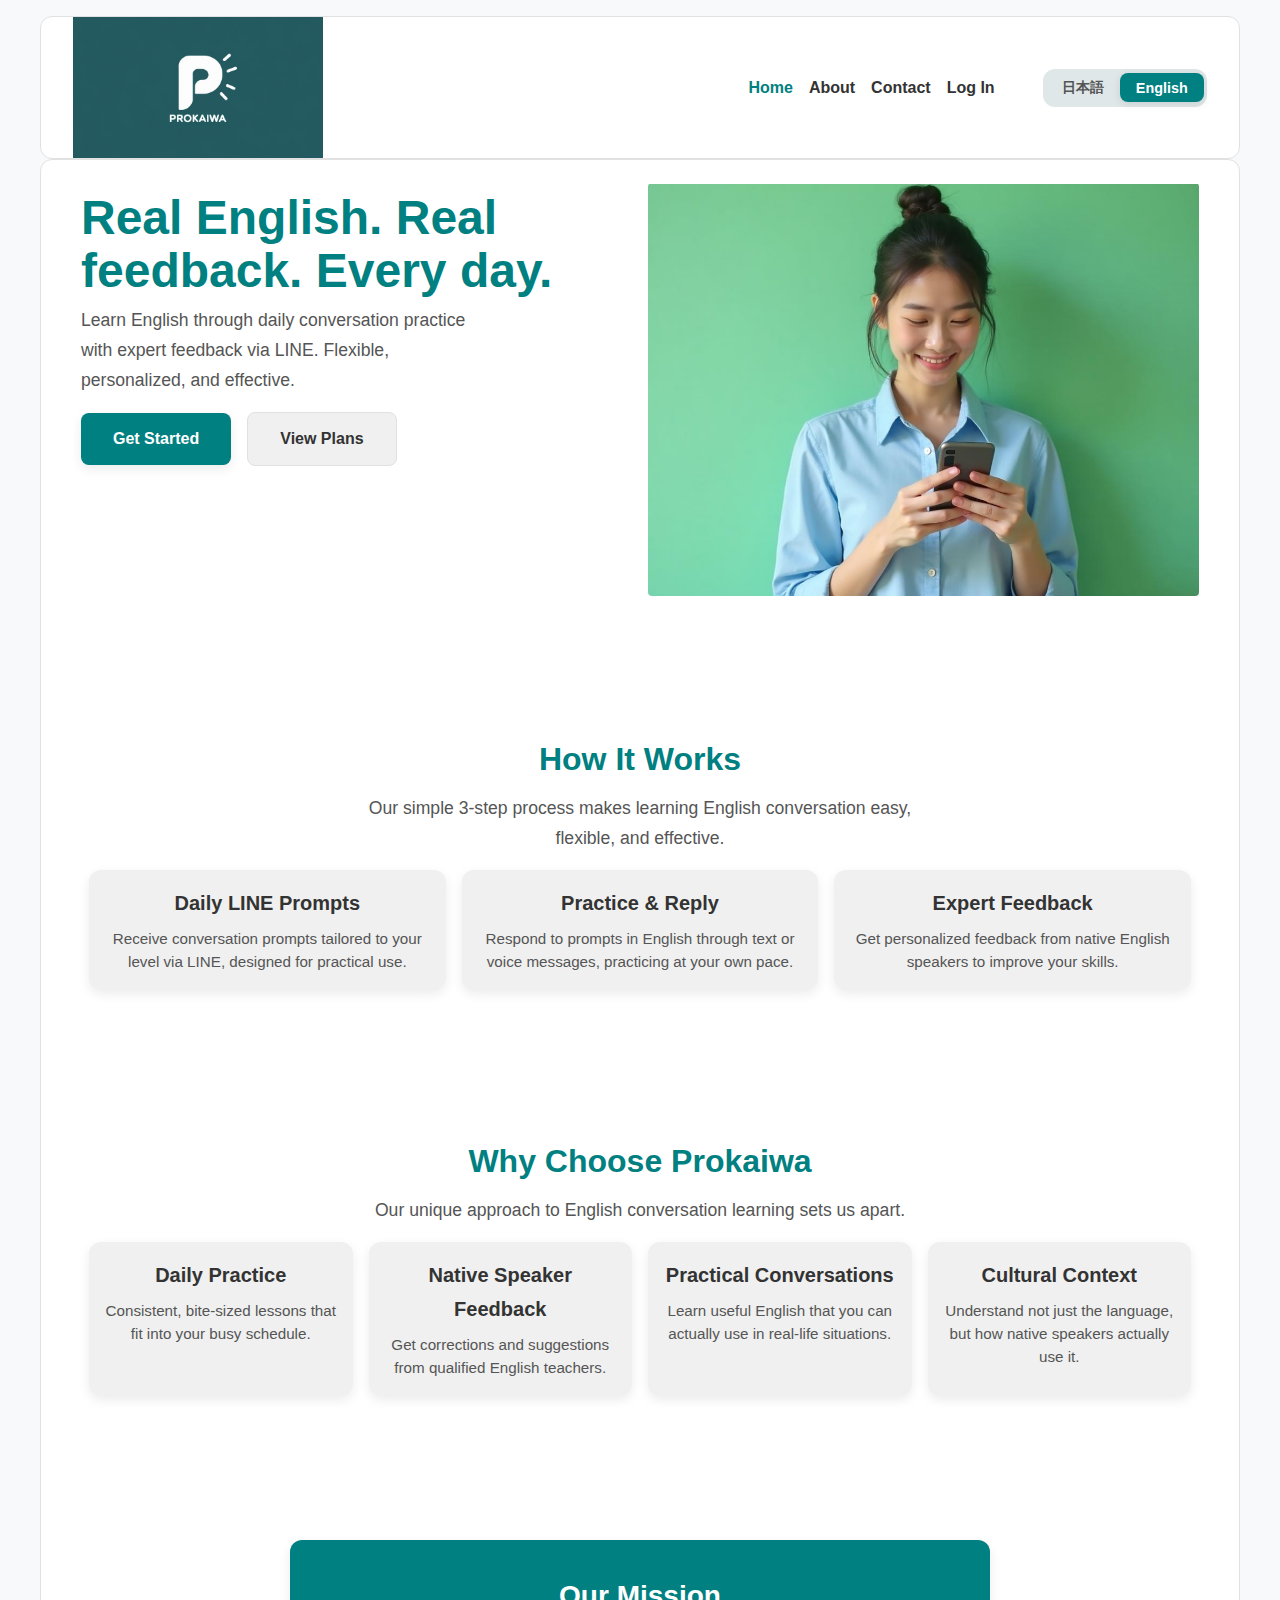
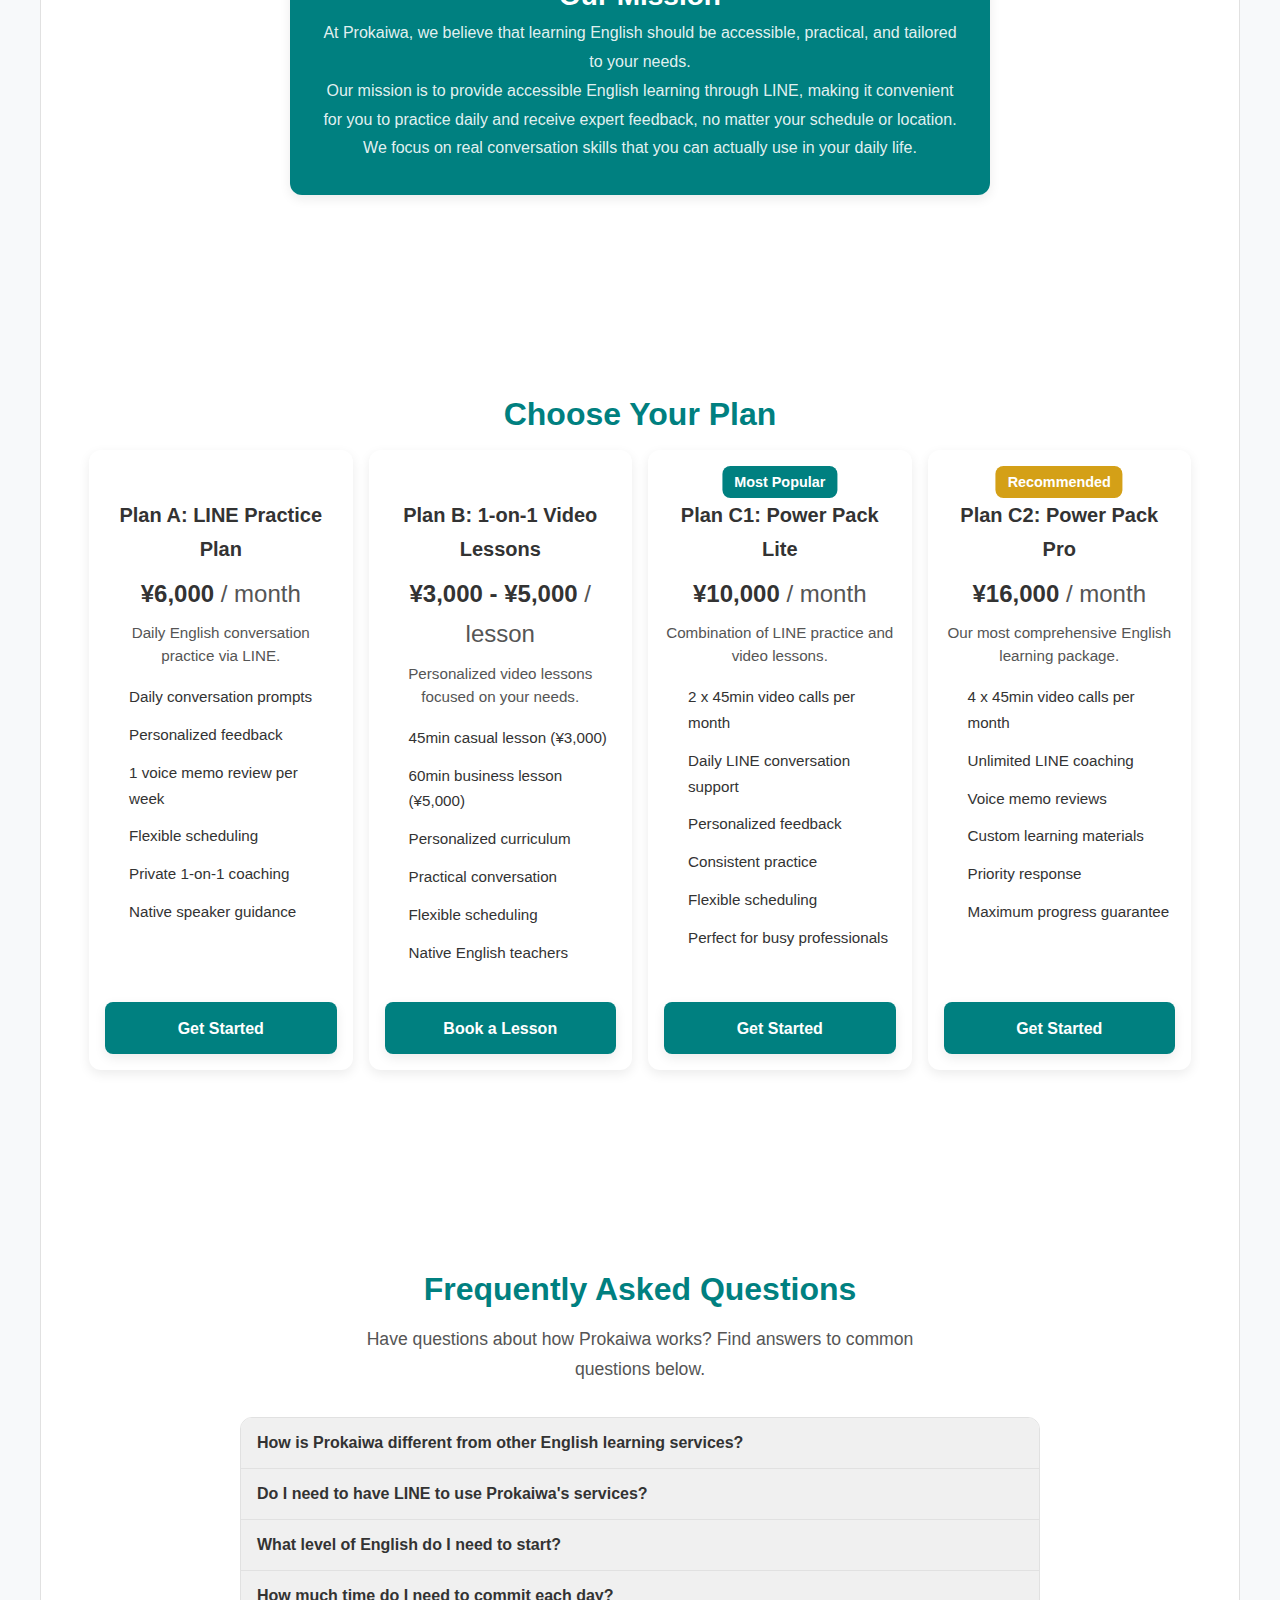
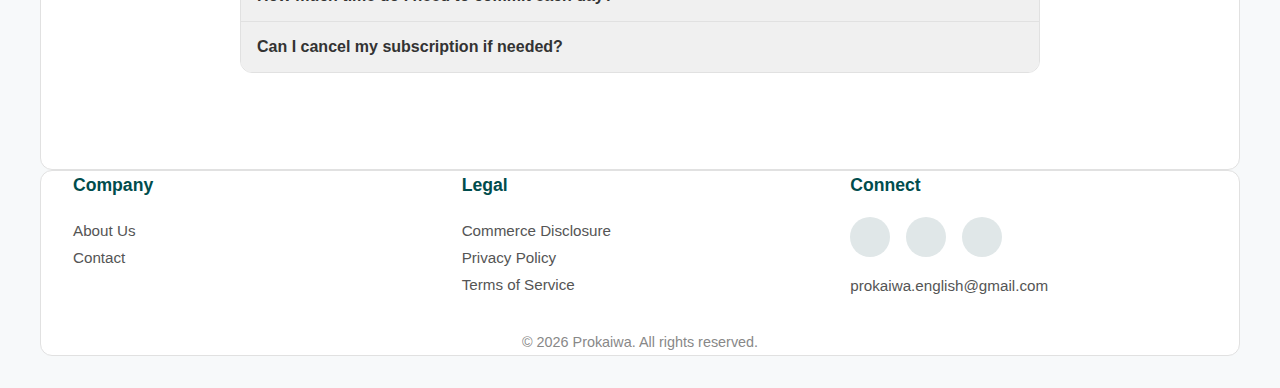
<file: index.html>
<!DOCTYPE html>
<html lang="ja">
<head>
    <meta charset="UTF-8" />
    <meta name="viewport" content="width=device-width, initial-scale=1.0" />
    <title>Prokaiwa | Real English. Real feedback. Every day.</title>
    <meta name="description" content="Prokaiwa offers flexible English coaching for learners who want to speak naturally and confidently — through daily LINE feedback and personal lessons.">
    <meta name="author" content="Prokaiwa">
    <meta property="og:type" content="website">
    <meta property="og:title" content="Prokaiwa | Real English. Real feedback. Every day.">
    <meta property="og:description" content="Flexible English coaching from a native speaker — for people who want to sound natural and confident.">
    <meta property="og:image" content="https://prokaiwa.com/prokaiwa-social-preview.jpg">
    <meta property="og:url" content="https://prokaiwa.com">
    <meta name="twitter:card" content="summary_large_image">
    <meta name="twitter:title" content="Prokaiwa | Real English. Real feedback. Every day.">
    <meta name="twitter:description" content="Flexible English coaching from a native speaker — for people who want to sound natural and confident.">
    <meta name="twitter:image" content="https://prokaiwa.com/prokaiwa-social-preview.jpg">
    <meta name="twitter:site" content="@ProkaiwaEnglish">
    <link rel="icon" href="assets/images/favicon.ico" type="image/x-icon">
    <link rel="stylesheet" href="assets/css/style.css">
    <link rel="stylesheet" href="https://cdnjs.cloudflare.com/ajax/libs/font-awesome/6.5.2/css/all.min.css" integrity="sha512-SnH5WK+bZxgPHs44uWIX+LLJAJ9/2PkPKZ5QiAj6Ta86w+fsb2TkcmfRyVX3pBnMFcV7oQPJkl9QevSCWr3W6A==" crossorigin="anonymous" referrerpolicy="no-referrer" />
</head>
<body>
    <header class="site-header">
        <div class="container">
            <img src="assets/images/prokaiwa-logo.jpg" alt="Prokaiwa Logo" class="logo" />
            <button class="burger-menu" aria-label="Toggle navigation">
                <i class="fas fa-bars"></i>
            </button>
            <nav class="main-nav">
                <ul>
                    <li><a href="index.html" class="active">Home</a></li>
                    <li><a href="about.html">About</a></li>
                    <li><a href="contact.html">Contact</a></li>
                    <li><a href="login.html">Log In</a></li>
                    <li>
                        <div class="nav-lang-toggle">
                            <button data-lang="ja">日本語</button>
                            <button data-lang="en">English</button>
                        </div>
                    </li>
                </ul>
            </nav>
        </div>
    </header>

    <main>
        <div class="container">
            <section id="ja-hero" class="lang-section hero-section" lang="ja">
                <div class="hero-content">
                    <h1 class="tagline">Real English. Real feedback. Every day.</h1>
                    <p class="hero-text">LINEでの毎日の会話練習と専門的なフィードバックを通じて英語を学びましょう。柔軟でパーソナライズされ、効果的です。</p>
                    <div class="hero-cta-buttons">
                        <a href="login.html#signup" class="cta-button">今すぐ始める</a>
                        <a href="#ja-pricing-title" class="cta-button cta-secondary">プランを見る</a>
                    </div>
                </div>
                <img src="assets/images/hero-image.png" alt="Hero Image" class="hero-image">
            </section>

            <section id="en-hero" class="lang-section hero-section" lang="en">
                <div class="hero-content">
                    <h1 class="tagline">Real English. Real feedback. Every day.</h1>
                    <p class="hero-text">Learn English through daily conversation practice with expert feedback via LINE. Flexible, personalized, and effective.</p>
                    <div class="hero-cta-buttons">
                        <a href="login.html#signup" class="cta-button">Get Started</a>
                        <a href="#en-pricing-title" class="cta-button cta-secondary">View Plans</a>
                    </div>
                </div>
                <img src="assets/images/hero-image.png" alt="Hero Image" class="hero-image">
            </section>

            <section id="ja-how-it-works" class="lang-section how-it-works-section" lang="ja">
                <h2 class="section-title">仕組み</h2>
                <p class="section-subtitle">私たちのシンプルな3ステッププロセスで、英語会話の学習が簡単で柔軟かつ効果的になります。</p>
                <div class="process-grid">
                    <article class="process-card">
                        <i class="fas fa-comment" aria-hidden="true"></i>
                        <h3 class="process-title">毎日のLINEプロンプト</h3>
                        <p class="process-description">あなたのレベルに合わせた会話プロンプトをLINEで受け取り、実践的な使用を目的に設計されています。</p>
                    </article>
                    <article class="process-card">
                        <i class="fas fa-paper-plane" aria-hidden="true"></i>
                        <h3 class="process-title">練習と返信</h3>
                        <p class="process-description">テキストまたは音声メッセージでプロンプトに返信し、自分のペースで練習します。</p>
                    </article>
                    <article class="process-card">
                        <i class="fas fa-check" aria-hidden="true"></i>
                        <h3 class="process-title">専門家のフィードバック</h3>
                        <p class="process-description">ネイティブスピーカーから個別化されたフィードバックを受けてスキルを向上させます。</p>
                    </article>
                </div>
            </section>

            <section id="en-how-it-works" class="lang-section how-it-works-section" lang="en">
                <h2 class="section-title">How It Works</h2>
                <p class="section-subtitle">Our simple 3-step process makes learning English conversation easy, flexible, and effective.</p>
                <div class="process-grid">
                    <article class="process-card">
                        <i class="fas fa-comment" aria-hidden="true"></i>
                        <h3 class="process-title">Daily LINE Prompts</h3>
                        <p class="process-description">Receive conversation prompts tailored to your level via LINE, designed for practical use.</p>
                    </article>
                    <article class="process-card">
                        <i class="fas fa-paper-plane" aria-hidden="true"></i>
                        <h3 class="process-title">Practice & Reply</h3>
                        <p class="process-description">Respond to prompts in English through text or voice messages, practicing at your own pace.</p>
                    </article>
                    <article class="process-card">
                        <i class="fas fa-check" aria-hidden="true"></i>
                        <h3 class="process-title">Expert Feedback</h3>
                        <p class="process-description">Get personalized feedback from native English speakers to improve your skills.</p>
                    </article>
                </div>
            </section>

            <section id="ja-features" class="lang-section features-section" lang="ja">
                <h2 class="section-title">プロカイワを選ぶ理由</h2>
                <p class="section-subtitle">英語会話学習における私たちのユニークなアプローチが他と異なります。</p>
                <div class="process-grid">
                    <article class="process-card">
                        <i class="fas fa-clock" aria-hidden="true"></i>
                        <h3 class="process-title">毎日の練習</h3>
                        <p class="process-description">忙しいスケジュールに合わせた、一貫性のある少量のレッスン。</p>
                    </article>
                    <article class="process-card">
                        <i class="fas fa-user-check" aria-hidden="true"></i>
                        <h3 class="process-title">ネイティブスピーカーからのフィードバック</h3>
                        <p class="process-description">資格を持つ英語教師からの修正と提案を受け取ります。</p>
                    </article>
                    <article class="process-card">
                        <i class="fas fa-comment" aria-hidden="true"></i>
                        <h3 class="process-title">実践的な会話</h3>
                        <p class="process-description">実際の生活で使える実用的な英語を学びます。</p>
                    </article>
                    <article class="process-card">
                        <i class="fas fa-globe" aria-hidden="true"></i>
                        <h3 class="process-title">文化的背景</h3>
                        <p class="process-description">言語だけでなく、ネイティブスピーカーがどのように使用するかを理解します。</p>
                    </article>
                </div>
            </section>

            <section id="en-features" class="lang-section features-section" lang="en">
                <h2 class="section-title">Why Choose Prokaiwa</h2>
                <p class="section-subtitle">Our unique approach to English conversation learning sets us apart.</p>
                <div class="process-grid">
                    <article class="process-card">
                        <i class="fas fa-clock" aria-hidden="true"></i>
                        <h3 class="process-title">Daily Practice</h3>
                        <p class="process-description">Consistent, bite-sized lessons that fit into your busy schedule.</p>
                    </article>
                    <article class="process-card">
                        <i class="fas fa-user-check" aria-hidden="true"></i>
                        <h3 class="process-title">Native Speaker Feedback</h3>
                        <p class="process-description">Get corrections and suggestions from qualified English teachers.</p>
                    </article>
                    <article class="process-card">
                        <i class="fas fa-comment" aria-hidden="true"></i>
                        <h3 class="process-title">Practical Conversations</h3>
                        <p class="process-description">Learn useful English that you can actually use in real-life situations.</p>
                    </article>
                    <article class="process-card">
                        <i class="fas fa-globe" aria-hidden="true"></i>
                        <h3 class="process-title">Cultural Context</h3>
                        <p class="process-description">Understand not just the language, but how native speakers actually use it.</p>
                    </article>
                </div>
            </section>

            <section id="ja-mission" class="lang-section mission-section" lang="ja">
                <article class="mission-card">
                    <i class="fas fa-heart" style="color: #ff6666;"></i>
                    <h3>私たちの使命</h3>
                    <p>プロカイワでは、英語学習は誰もが利用しやすく、実用的で、一人ひとりのニーズに合わせたものであるべきだと信じています。</p>
                    <p>私たちの使命は、LINEを通じて利用しやすい英語学習を提供し、あなたのスケジュールや場所に関わらず、毎日の練習と専門家からのフィードバックを便利に受けられるようにすることです。私たちは、あなたが日常生活で実際に使える、本物の会話スキルに焦点を当てています。</p>
                </article>
            </section>

            <section id="en-mission" class="lang-section mission-section" lang="en">
                <article class="mission-card">
                    <i class="fas fa-heart" style="color: #ff6666;"></i>
                    <h3>Our Mission</h3>
                    <p>At Prokaiwa, we believe that learning English should be accessible, practical, and tailored to your needs.</p>
                    <p>Our mission is to provide accessible English learning through LINE, making it convenient for you to practice daily and receive expert feedback, no matter your schedule or location. We focus on real conversation skills that you can actually use in your daily life.</p>
                </article>
            </section>

            <section class="pricing-section">
                <section id="ja-pricing" class="lang-section pricing-section" lang="ja">
                    <h2 class="section-title" id="ja-pricing-title">プランを選択</h2>
                    <div class="plans-grid">
                        <article class="plan-card">
                            <h3 class="plan-title">プランA：LINEプラクティスプラン</h3>
                            <p class="plan-price"><span class="price-value">¥6,000</span> <span class="price-period">/ 月</span></p>
                            <p class="plan-description">LINEでの毎日の英語会話練習</p>
                            <ul class="plan-features">
                                <li>毎日の会話プロンプト</li>
                                <li>個別化されたフィードバック</li>
                                <li>週1回のボイスメモ添削</li>
                                <li>柔軟なスケジュール</li>
                                <li>マンツーマンコーチング</li>
                                <li>ネイティブスピーカーによる指導</li>
                            </ul>
                            <a href="login.html#signup" class="cta-button pricing-cta">今すぐ始める</a>
                        </article>
                        <article class="plan-card">
                            <h3 class="plan-title">プランB：1対1ビデオレッスン</h3>
                            <p class="plan-price"><span class="price-value">¥3,000 - ¥5,000</span> <span class="price-period">/ レッスン</span></p>
                            <p class="plan-description">あなたのニーズに合わせた個別ビデオレッスン。</p>
                            <ul class="plan-features">
                                <li>45分のカジュアルレッスン (¥3,000)</li>
                                <li>60分のビジネスレッスン (¥5,000)</li>
                                <li>個別化されたカリキュラム</li>
                                <li>実践的な会話</li>
                                <li>柔軟なスケジュール</li>
                                <li>ネイティブの英語教師</li>
                            </ul>
                            <a href="login.html#signup" class="cta-button pricing-cta">レッスンを予約する</a>
                        </article>
                        <article class="plan-card">
                            <span class="badge most-popular">最も人気</span>
                            <h3 class="plan-title">プランC1：パワーパック・ライト</h3>
                            <p class="plan-price"><span class="price-value">¥10,000</span> <span class="price-period">/ 月</span></p>
                            <p class="plan-description">LINE練習とビデオレッスンを組み合わせたプラン。</p>
                            <ul class="plan-features">
                                <li>月2回の45分ビデオ通話</li>
                                <li>LINEによる毎日の会話サポート</li>
                                <li>個別化されたフィードバック</li>
                                <li>一貫した練習</li>
                                <li>柔軟なスケジュール</li>
                                <li>忙しいプロフェッショナルに最適</li>
                            </ul>
                            <a href="login.html#signup" class="cta-button pricing-cta">今すぐ始める</a>
                        </article>
                        <article class="plan-card">
                            <span class="badge recommended">おすすめ</span>
                            <h3 class="plan-title">プランC2：パワーパック・プロ</h3>
                            <p class="plan-price"><span class="price-value">¥16,000</span> <span class="price-period">/ 月</span></p>
                            <p class="plan-description">最も包括的な英語学習パッケージ。</p>
                            <ul class="plan-features">
                                <li>月4回の45分ビデオ通話</li>
                                <li>無制限のLINEコーチング</li>
                                <li>ボイスメモ添削</li>
                                <li>カスタム学習教材</li>
                                <li>優先対応</li>
                                <li>最大効果を保証</li>
                            </ul>
                            <a href="login.html#signup" class="cta-button pricing-cta">今すぐ始める</a>
                        </article>
                    </div>
                </section>

                <section id="en-pricing" class="lang-section pricing-section" lang="en">
                    <h2 class="section-title" id="en-pricing-title">Choose Your Plan</h2>
                    <div class="plans-grid">
                        <article class="plan-card">
                            <h3 class="plan-title">Plan A: LINE Practice Plan</h3>
                            <p class="plan-price"><span class="price-value">¥6,000</span> <span class="price-period">/ month</span></p>
                            <p class="plan-description">Daily English conversation practice via LINE.</p>
                            <ul class="plan-features">
                                <li>Daily conversation prompts</li>
                                <li>Personalized feedback</li>
                                <li>1 voice memo review per week</li>
                                <li>Flexible scheduling</li>
                                <li>Private 1-on-1 coaching</li>
                                <li>Native speaker guidance</li>
                            </ul>
                            <a href="login.html#signup" class="cta-button pricing-cta">Get Started</a>
                        </article>
                        <article class="plan-card">
                            <h3 class="plan-title">Plan B: 1-on-1 Video Lessons</h3>
                            <p class="plan-price"><span class="price-value">¥3,000 - ¥5,000</span> <span class="price-period">/ lesson</span></p>
                            <p class="plan-description">Personalized video lessons focused on your needs.</p>
                            <ul class="plan-features">
                                <li>45min casual lesson (¥3,000)</li>
                                <li>60min business lesson (¥5,000)</li>
                                <li>Personalized curriculum</li>
                                <li>Practical conversation</li>
                                <li>Flexible scheduling</li>
                                <li>Native English teachers</li>
                            </ul>
                            <a href="login.html#signup" class="cta-button pricing-cta">Book a Lesson</a>
                        </article>
                        <article class="plan-card">
                            <span class="badge most-popular">Most Popular</span>
                            <h3 class="plan-title">Plan C1: Power Pack Lite</h3>
                            <p class="plan-price"><span class="price-value">¥10,000</span> <span class="price-period">/ month</span></p>
                            <p class="plan-description">Combination of LINE practice and video lessons.</p>
                            <ul class="plan-features">
                                <li>2 x 45min video calls per month</li>
                                <li>Daily LINE conversation support</li>
                                <li>Personalized feedback</li>
                                <li>Consistent practice</li>
                                <li>Flexible scheduling</li>
                                <li>Perfect for busy professionals</li>
                            </ul>
                            <a href="login.html#signup" class="cta-button pricing-cta">Get Started</a>
                        </article>
                        <article class="plan-card">
                            <span class="badge recommended">Recommended</span>
                            <h3 class="plan-title">Plan C2: Power Pack Pro</h3>
                            <p class="plan-price"><span class="price-value">¥16,000</span> <span class="price-period">/ month</span></p>
                            <p class="plan-description">Our most comprehensive English learning package.</p>
                            <ul class="plan-features">
                                <li>4 x 45min video calls per month</li>
                                <li>Unlimited LINE coaching</li>
                                <li>Voice memo reviews</li>
                                <li>Custom learning materials</li>
                                <li>Priority response</li>
                                <li>Maximum progress guarantee</li>
                            </ul>
                            <a href="login.html#signup" class="cta-button pricing-cta">Get Started</a>
                        </article>
                    </div>
                </section>
            </section>

            <section id="ja-faq" class="lang-section faq-section" lang="ja">
                <h2 class="section-title">よくある質問</h2>
                <p class="section-subtitle">プロカイワの仕組みについて質問がありますか？以下の一般的な質問にお答えします。</p>
                <div class="faq-accordion">
                    <div class="faq-item">
                        <button class="faq-question">プロカイワは他の英語学習サービスと何が異なりますか？</button>
                        <div class="faq-answer">
                            <p>プロカイワはLINEを通じた毎日の練習を提供し、あなたのスケジュールに合わせて学習が可能です。ネイティブスピーカーからのパーソナライズされたフィードバックに焦点を当て、実用的な会話スキルを重視し、単なる文法や語彙に留まりません。アプリベースの学習の利便性とパーソナライズされたコーチングの効果を組み合わせたアプローチです。</p>
                        </div>
                    </div>
                    <div class="faq-item">
                        <button class="faq-question">プロカイワのサービスを利用するにはLINEが必要ですか？</button>
                        <div class="faq-answer">
                            <p>はい、毎日のプロンプトとフィードバックの主要な学習方法としてLINEを使用しています。日本で広く利用されており、無料でダウンロードできます。ビデオレッスンではZoomなどの他のプラットフォームも使用できますが、毎日の練習プランにはLINEが必要です。</p>
                        </div>
                    </div>
                    <div class="faq-item">
                        <button class="faq-question">英語のレベルはどのくらい必要ですか？</button>
                        <div class="faq-answer">
                            <p>超初心者から上級者まで、すべてのレベルを歓迎します。レッスンやプロンプトはあなたの現在のレベルと目標に合わせて調整されます。初心者でも、徐々に自信とスキルを築くお手伝いをします。</p>
                        </div>
                    </div>
                    <div class="faq-item">
                        <button class="faq-question">1日にどれくらいの時間をコミットする必要がありますか？</button>
                        <div class="faq-answer">
                            <p>LINEの練習プランは忙しい人のために設計されています。プロンプトに返信するだけで5〜10分程度から始められ、時間がある場合はそれ以上も可能です。柔軟性があり、あなたのスケジュールに合わせて調整できます。</p>
                        </div>
                    </div>
                    <div class="faq-item">
                        <button class="faq-question">サブスクリプションをキャンセルできますか？</button>
                        <div class="faq-answer">
                            <p>はい、次回請求サイクル前に3日前の通知でサブスクリプションをキャンセルできます。LINEまたはメールでご連絡ください。個別ビデオレッスンのような一括サービスの場合、完全返金には24時間前の通知が必要です。</p>
                        </div>
                    </div>
                </div>
            </section>

            <section id="en-faq" class="lang-section faq-section" lang="en">
                <h2 class="section-title">Frequently Asked Questions</h2>
                <p class="section-subtitle">Have questions about how Prokaiwa works? Find answers to common questions below.</p>
                <div class="faq-accordion">
                    <div class="faq-item">
                        <button class="faq-question">How is Prokaiwa different from other English learning services?</button>
                        <div class="faq-answer">
                            <p>Prokaiwa offers daily practice through LINE, making it convenient to learn on your schedule. We focus on practical conversation skills with personalized feedback from native speakers, rather than just grammar or vocabulary. Our approach combines the convenience of app-based learning with the effectiveness of personalized coaching.</p>
                        </div>
                    </div>
                    <div class="faq-item">
                        <button class="faq-question">Do I need to have LINE to use Prokaiwa's services?</button>
                        <div class="faq-answer">
                            <p>Yes, our primary learning method uses LINE for daily prompts and feedback. It's free to download and widely used in Japan. For our video lessons, we can use other platforms like Zoom if preferred, but LINE is required for our daily practice plans.</p>
                        </div>
                    </div>
                    <div class="faq-item">
                        <button class="faq-question">What level of English do I need to start?</button>
                        <div class="faq-answer">
                            <p>We welcome all levels from super beginner to advanced. Our lessons and prompts are tailored to your current level and goals. Even if you're just starting, we can help you build confidence and skills gradually.</p>
                        </div>
                    </div>
                    <div class="faq-item">
                        <button class="faq-question">How much time do I need to commit each day?</button>
                        <div class="faq-answer">
                            <p>Our LINE practice plans are designed for busy people. You can spend as little as 5-10 minutes per day responding to prompts, or longer if you have time. The flexibility allows you to fit practice around your schedule.</p>
                        </div>
                    </div>
                    <div class="faq-item">
                        <button class="faq-question">Can I cancel my subscription if needed?</button>
                        <div class="faq-answer">
                            <p>Yes, you can cancel your subscription with 3 days' notice before your next billing cycle. Simply let us know via LINE or email. For one-time services like individual video lessons, our cancellation policy requires 24 hours' notice for a full refund.</p>
                        </div>
                    </div>
                </div>
            </section>
        </div>
    </main>

    <footer class="site-footer">
        <div class="container">
            <div class="footer-grid">
                <div class="footer-column">
                    <h3>Company</h3>
                    <ul>
                        <li><a href="about.html">About Us</a></li>
                        <li><a href="contact.html">Contact</a></li>
                    </ul>
                </div>
                <div class="footer-column">
                    <h3>Legal</h3>
                    <ul>
                        <li><a href="commerce-disclosure.html">Commerce Disclosure</a></li>
                        <li><a href="privacy-policy.html">Privacy Policy</a></li>
                        <li><a href="terms-of-service.html">Terms of Service</a></li>
                    </ul>
                </div>
                <div class="footer-column">
                    <h3>Connect</h3>
                    <div class="footer-social-icons">
                        <a href="https://page.line.me/845irjbc" class="social-icon" target="_blank" aria-label="LINE"><i class="fab fa-line"></i></a>
                        <a href="https://www.instagram.com/prokaiwa.english/" class="social-icon" target="_blank" aria-label="Instagram"><i class="fab fa-instagram"></i></a>
                        <a href="https://x.com/ProkaiwaEnglish" class="social-icon" target="_blank" aria-label="X (formerly Twitter)"><i class="fab fa-x-twitter"></i></a>
                    </div>
                    <a href="mailto:prokaiwa.english@gmail.com" class="footer-email">prokaiwa.english@gmail.com</a>
                </div>
            </div>
            <p>© <span id="year"></span> Prokaiwa. All rights reserved.</p>
        </div>
    </footer>

    <script src="assets/js/script.js"></script>
</body>
</html>
</file>
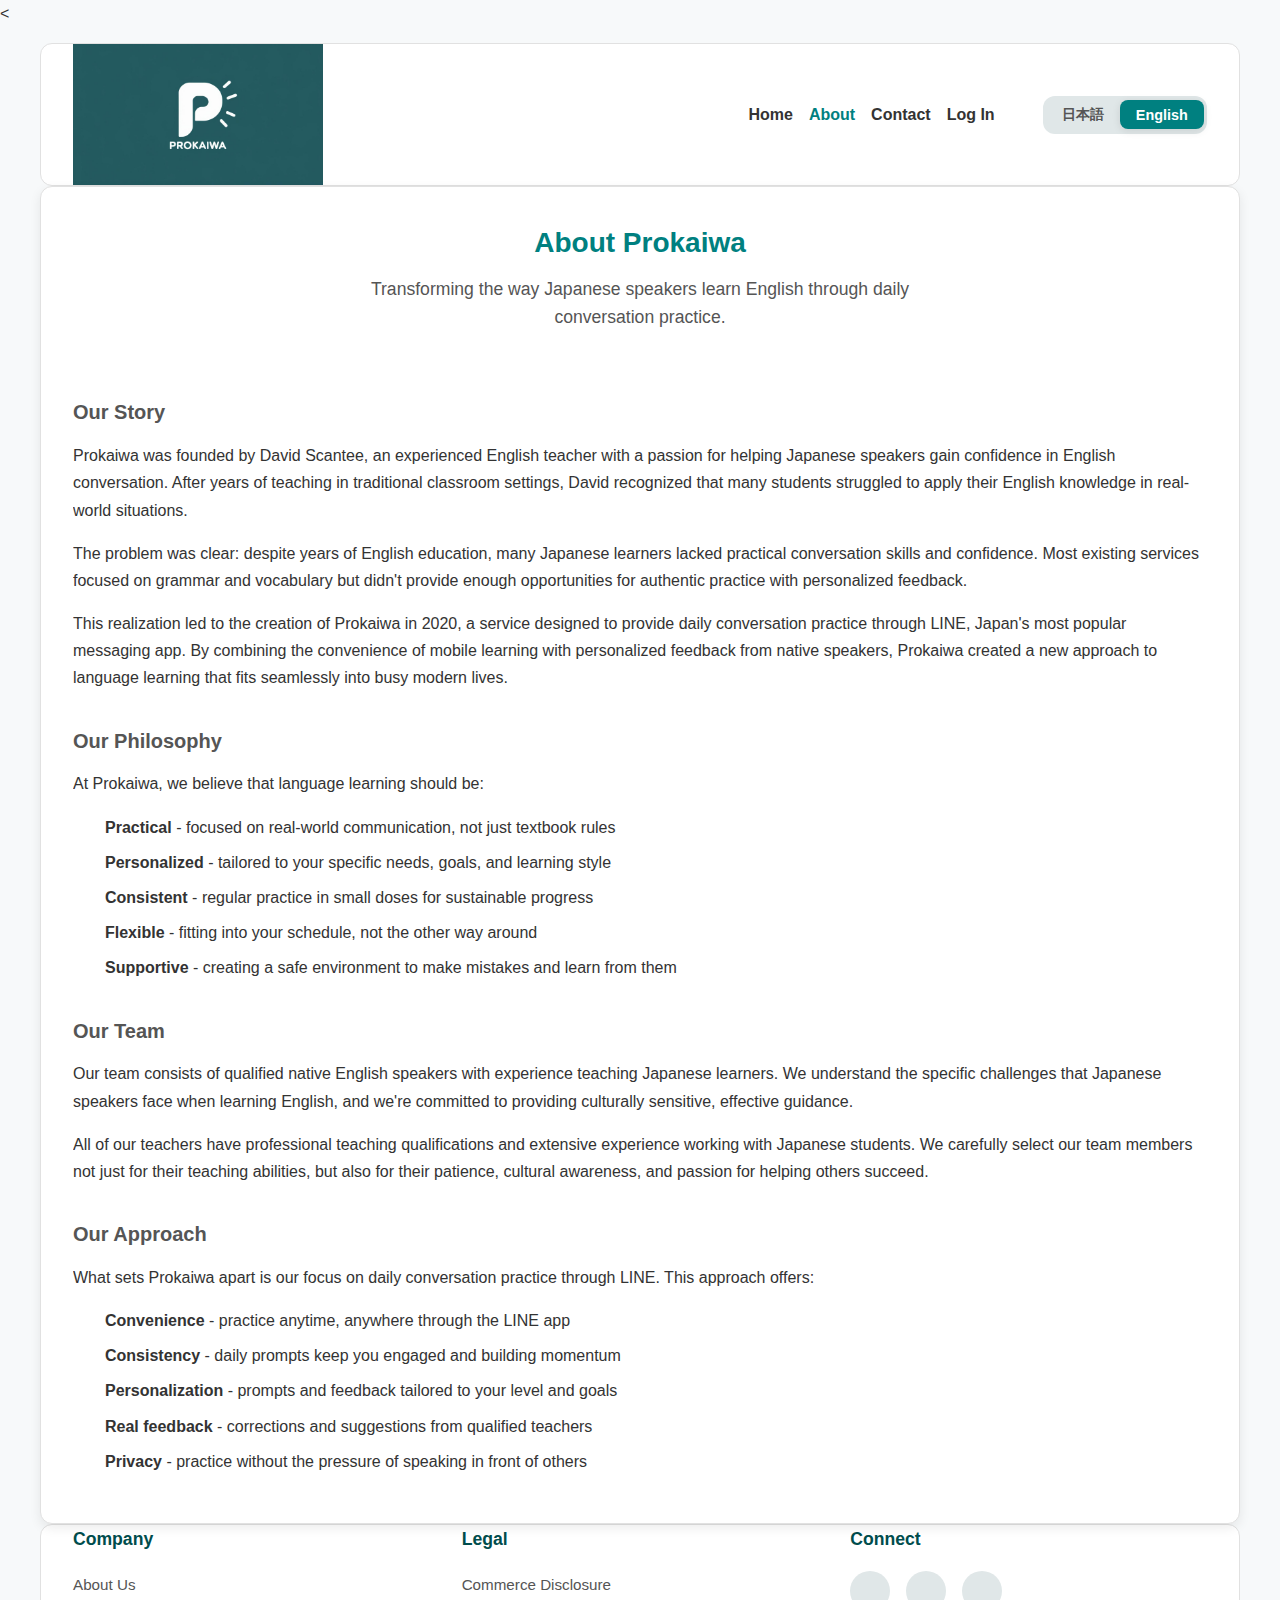
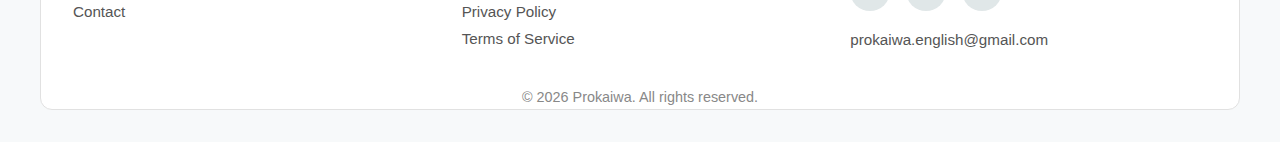
<file: about.html>
<!DOCTYPE html>
<html lang="ja">
<head>
  <meta charset="UTF-8">
  <title>Prokaiwa | About Us</title>
  <meta name="viewport" content="width=device-width, initial-scale=1">
  <<link rel="icon" href="assets/images/favicon.ico" type="image/x-icon">
  <link rel="stylesheet" href="assets/css/style.css">
  <link rel="stylesheet" href="https://cdnjs.cloudflare.com/ajax/libs/font-awesome/6.5.2/css/all.min.css" integrity="sha512-SnH5WK+bZxgPHs44uWIX+LLJAJ9/2PkPKZ5QiAj6Ta86w+fsb2TkcmfRyVX3pBnMFcV7oQPJkl9QevSCWr3W6A==" crossorigin="anonymous" referrerpolicy="no-referrer" />
</head>
<body>
    <header class="site-header">
        <div class="container">
            <img src="assets/images/prokaiwa-logo.jpg" alt="Prokaiwa Logo" class="logo" />
            <button class="burger-menu" aria-label="Toggle navigation">
                <i class="fas fa-bars"></i>
            </button>
            <nav class="main-nav">
                <ul>
                    <li><a href="index.html">Home</a></li>
                    <li><a href="about.html" class="active">About</a></li>
                    <li><a href="contact.html">Contact</a></li>
                    <li><a href="login.html">Log In</a></li>
                    <li>
                        <div class="nav-lang-toggle">
                            <button data-lang="ja">日本語</button>
                            <button data-lang="en">English</button>
                        </div>
                    </li>
                </ul>
            </nav>
        </div>
    </header>

  <main>
    <div class="container legal-page-container about-page-container">
      <button class="close-button" aria-label="Go back to previous page" onclick="history.back()">
        <i class="fas fa-times"></i>
      </button>

      <div lang="en">
        <h1 class="page-title">About Prokaiwa</h1>
        <p class="page-subtitle">Transforming the way Japanese speakers learn English through daily conversation practice.</p>
      </div>
      <div lang="ja">
        <h1 class="page-title">プロカイワについて</h1>
        <p class="page-subtitle">日々の会話練習を通じて、日本人の英語学習方法に変革を。</p>
      </div>
      
      <section id="en-about" class="lang-section content-section" lang="en">
        <h2 class="section-heading">Our Story</h2>
        <p>Prokaiwa was founded by David Scantee, an experienced English teacher with a passion for helping Japanese speakers gain confidence in English conversation. After years of teaching in traditional classroom settings, David recognized that many students struggled to apply their English knowledge in real-world situations.</p>
        <p>The problem was clear: despite years of English education, many Japanese learners lacked practical conversation skills and confidence. Most existing services focused on grammar and vocabulary but didn't provide enough opportunities for authentic practice with personalized feedback.</p>
        <p>This realization led to the creation of Prokaiwa in 2020, a service designed to provide daily conversation practice through LINE, Japan's most popular messaging app. By combining the convenience of mobile learning with personalized feedback from native speakers, Prokaiwa created a new approach to language learning that fits seamlessly into busy modern lives.</p>

        <h2 class="section-heading">Our Philosophy</h2>
        <p>At Prokaiwa, we believe that language learning should be:</p>
        <ul>
            <li><strong>Practical</strong> - focused on real-world communication, not just textbook rules</li>
            <li><strong>Personalized</strong> - tailored to your specific needs, goals, and learning style</li>
            <li><strong>Consistent</strong> - regular practice in small doses for sustainable progress</li>
            <li><strong>Flexible</strong> - fitting into your schedule, not the other way around</li>
            <li><strong>Supportive</strong> - creating a safe environment to make mistakes and learn from them</li>
        </ul>

        <h2 class="section-heading">Our Team</h2>
        <p>Our team consists of qualified native English speakers with experience teaching Japanese learners. We understand the specific challenges that Japanese speakers face when learning English, and we're committed to providing culturally sensitive, effective guidance.</p>
        <p>All of our teachers have professional teaching qualifications and extensive experience working with Japanese students. We carefully select our team members not just for their teaching abilities, but also for their patience, cultural awareness, and passion for helping others succeed.</p>

        <h2 class="section-heading">Our Approach</h2>
        <p>What sets Prokaiwa apart is our focus on daily conversation practice through LINE. This approach offers:</p>
        <ul>
            <li><strong>Convenience</strong> - practice anytime, anywhere through the LINE app</li>
            <li><strong>Consistency</strong> - daily prompts keep you engaged and building momentum</li>
            <li><strong>Personalization</strong> - prompts and feedback tailored to your level and goals</li>
            <li><strong>Real feedback</strong> - corrections and suggestions from qualified teachers</li>
            <li><strong>Privacy</strong> - practice without the pressure of speaking in front of others</li>
        </ul>
      </section>
      
      <section id="ja-about" class="lang-section content-section" lang="ja">
        <h2 class="section-heading">私たちの物語</h2>
        <p>プロカイワは、経験豊富な英語教師であり、日本人学習者が英会話に自信を持てるよう支援することに情熱を注ぐデビッド・スカンティーによって設立されました。従来の教室での長年の指導経験から、デビッドは多くの生徒が英語の知識を実世界の状況で応用するのに苦労していることに気づきました。</p>
        <p>問題は明白でした。長年の英語教育にもかかわらず、多くの日本人学習者は実践的な会話スキルと自信に欠けていました。既存のサービスのほとんどは文法や語彙に焦点を当てていましたが、個別化されたフィードバック付きの本格的な練習機会を十分に提供していませんでした。</p>
        <p>この認識が、2020年にプロカイワを設立するきっかけとなりました。プロカイワは、日本で最も人気のあるメッセージングアプリであるLINEを通じて、毎日の会話練習を提供するサービスです。モバイル学習の利便性とネイティブスピーカーからの個別フィードバックを組み合わせることで、プロカイワは忙しい現代の生活にシームレスにフィットする新しい言語学習アプローチを創造しました。</p>
      
        <h2 class="section-heading">私たちの理念</h2>
        <p>プロカイワでは、言語学習は以下のようであるべきだと考えています。</p>
        <ul>
            <li><strong>実践的</strong> - 教科書のルールだけでなく、実世界でのコミュニケーションに焦点を当てる</li>
            <li><strong>個別化</strong> - あなたの特定のニーズ、目標、学習スタイルに合わせる</li>
            <li><strong>一貫性</strong> - 持続可能な進歩のために、少量ずつの定期的な練習</li>
            <li><strong>柔軟性</strong> - あなたのスケジュールに合わせる、その逆ではない</li>
            <li><strong>協力的</strong> - 安心して間違いを犯し、そこから学べる安全な環境を作る</li>
        </ul>
      
        <h2 class="section-heading">私たちのチーム</h2>
        <p>私たちのチームは、日本人学習者への指導経験が豊富な資格を持つネイティブの英語話者で構成されています。私たちは、日本人学習者が英語を学ぶ際に直面する特有の課題を理解しており、文化的に配慮された効果的な指導を提供することに尽力しています。</p>
        <p>私たちの教師は全員、専門的な教員資格と日本人学生との豊富な実務経験を持っています。私たちは、指導能力だけでなく、忍耐力、文化的認識、そして他者の成功を助ける情熱に基づいてチームメンバーを慎重に選んでいます。</p>
      
        <h2 class="section-heading">私たちのアプローチ</h2>
        <p>プロカイワが他と一線を画すのは、LINEを通じた毎日の会話練習に焦点を当てている点です。このアプローチが提供するのは：</p>
        <ul>
            <li><strong>利便性</strong> - LINEアプリを通じていつでもどこでも練習</li>
            <li><strong>一貫性</strong> - 毎日のプロンプトでエンゲージメントを維持し、勢いを築く</li>
            <li><strong>個別化</strong> - あなたのレベルと目標に合わせたプロンプトとフィードバック</li>
            <li><strong>本物のフィードバック</strong> - 資格を持つ教師からの修正と提案</li>
            <li><strong>プライバシー</strong> - 他人の前で話すプレッシャーなしに練習</li>
        </ul>
      </section>
    </div>
  </main>

    <footer class="site-footer">
        <div class="container">
            <div class="footer-grid">
                <div class="footer-column">
                    <h3>Company</h3>
                    <ul>
                        <li><a href="about.html">About Us</a></li>
                        <li><a href="contact.html">Contact</a></li>
                    </ul>
                </div>
                <div class="footer-column">
                    <h3>Legal</h3>
                    <ul>
                        <li><a href="commerce-disclosure.html">Commerce Disclosure</a></li>
                        <li><a href="privacy-policy.html">Privacy Policy</a></li>
                        <li><a href="terms-of-service.html">Terms of Service</a></li>
                    </ul>
                </div>
                <div class="footer-column">
                    <h3>Connect</h3>
                    <div class="footer-social-icons">
                        <a href="https://page.line.me/845irjbc" class="social-icon" target="_blank" aria-label="LINE"><i class="fab fa-line"></i></a>
                        <a href="https://www.instagram.com/prokaiwa.english/" class="social-icon" target="_blank" aria-label="Instagram"><i class="fab fa-instagram"></i></a>
                        <a href="https://x.com/ProkaiwaEnglish" class="social-icon" target="_blank" aria-label="X (formerly Twitter)"><i class="fab fa-x-twitter"></i></a>
                    </div>
                    <a href="mailto:prokaiwa.english@gmail.com" class="footer-email">prokaiwa.english@gmail.com</a>
                </div>
            </div>
            <p>© <span id="year"></span> Prokaiwa. All rights reserved.</p>
        </div>
    </footer>

    <script>
        document.addEventListener('DOMContentLoaded', () => {
            // --- Element Selectors ---
            const burgerMenu = document.querySelector('.burger-menu');
            const mainNav = document.querySelector('.main-nav');
            const langToggle = document.querySelector('.nav-lang-toggle'); // Updated selector
            
            // --- Language Toggle Functionality ---
            function setLanguage(lang) {
                // NEW: Save the selected language to localStorage
                localStorage.setItem('prokaiwaLang', lang);

                const isJapanese = lang === 'ja';
                document.documentElement.lang = lang; // Set <html lang="...">

                // Hide/show all elements with a lang attribute within the body
                const allLangElements = document.body.querySelectorAll('[lang="ja"], [lang="en"]');
                allLangElements.forEach(el => {
                    if (el.getAttribute('lang') === lang) {
                        el.style.display = '';
                        if (el.classList.contains('lang-section')) {
                            el.classList.add('show');
                        }
                    } else {
                        el.style.display = 'none';
                        if (el.classList.contains('lang-section')) {
                            el.classList.remove('show');
                        }
                    }
                });

                // Update active state on toggle buttons
                langToggle.querySelector('[data-lang="ja"]').classList.toggle('active', isJapanese);
                langToggle.querySelector('[data-lang="en"]').classList.toggle('active', !isJapanese);
            }

            langToggle.addEventListener('click', event => {
                const button = event.target.closest('button[data-lang]');
                if (button) {
                    setLanguage(button.dataset.lang);
                }
            });

            // --- Initial Language Setup ---
            // 1. Check for a saved language in localStorage
            const savedLang = localStorage.getItem('prokaiwaLang');
            if (savedLang) {
                setLanguage(savedLang);
            } else {
                // 2. If no saved language, detect browser preference
                const userLang = (navigator.language || navigator.userLanguage).split('-')[0];
                setLanguage(userLang === 'ja' ? 'ja' : 'en');
            }

            // --- Burger Menu Functionality ---
            burgerMenu.addEventListener('click', () => {
                mainNav.classList.toggle('open');
                burgerMenu.querySelector('i').classList.toggle('fa-bars');
                burgerMenu.querySelector('i').classList.toggle('fa-times');
            });
            
            // --- Footer Year ---
            const yearSpan = document.getElementById('year');
            if (yearSpan) {
                yearSpan.textContent = new Date().getFullYear();
            }

            // --- FAQ Accordion (if it exists on the page) ---
            const faqQuestions = document.querySelectorAll('.faq-question');
            if (faqQuestions.length > 0) {
                faqQuestions.forEach(question => {
                    question.addEventListener('click', () => {
                        const answer = question.nextElementSibling;
                        const isOpen = answer.style.maxHeight;

                        // Close all other answers
                        faqQuestions.forEach(q => {
                            if (q !== question) {
                                q.nextElementSibling.style.maxHeight = null;
                                q.nextElementSibling.classList.remove('open');
                            }
                        });

                        // Toggle the clicked answer
                        if (!isOpen) {
                            answer.style.maxHeight = (answer.scrollHeight + 20) + 'px';
                            answer.classList.add('open');
                        } else {
                            answer.style.maxHeight = null;
                            answer.classList.remove('open');
                        }
                    });
                });
            }
        });
    </script>
</body>
</html>
</file>
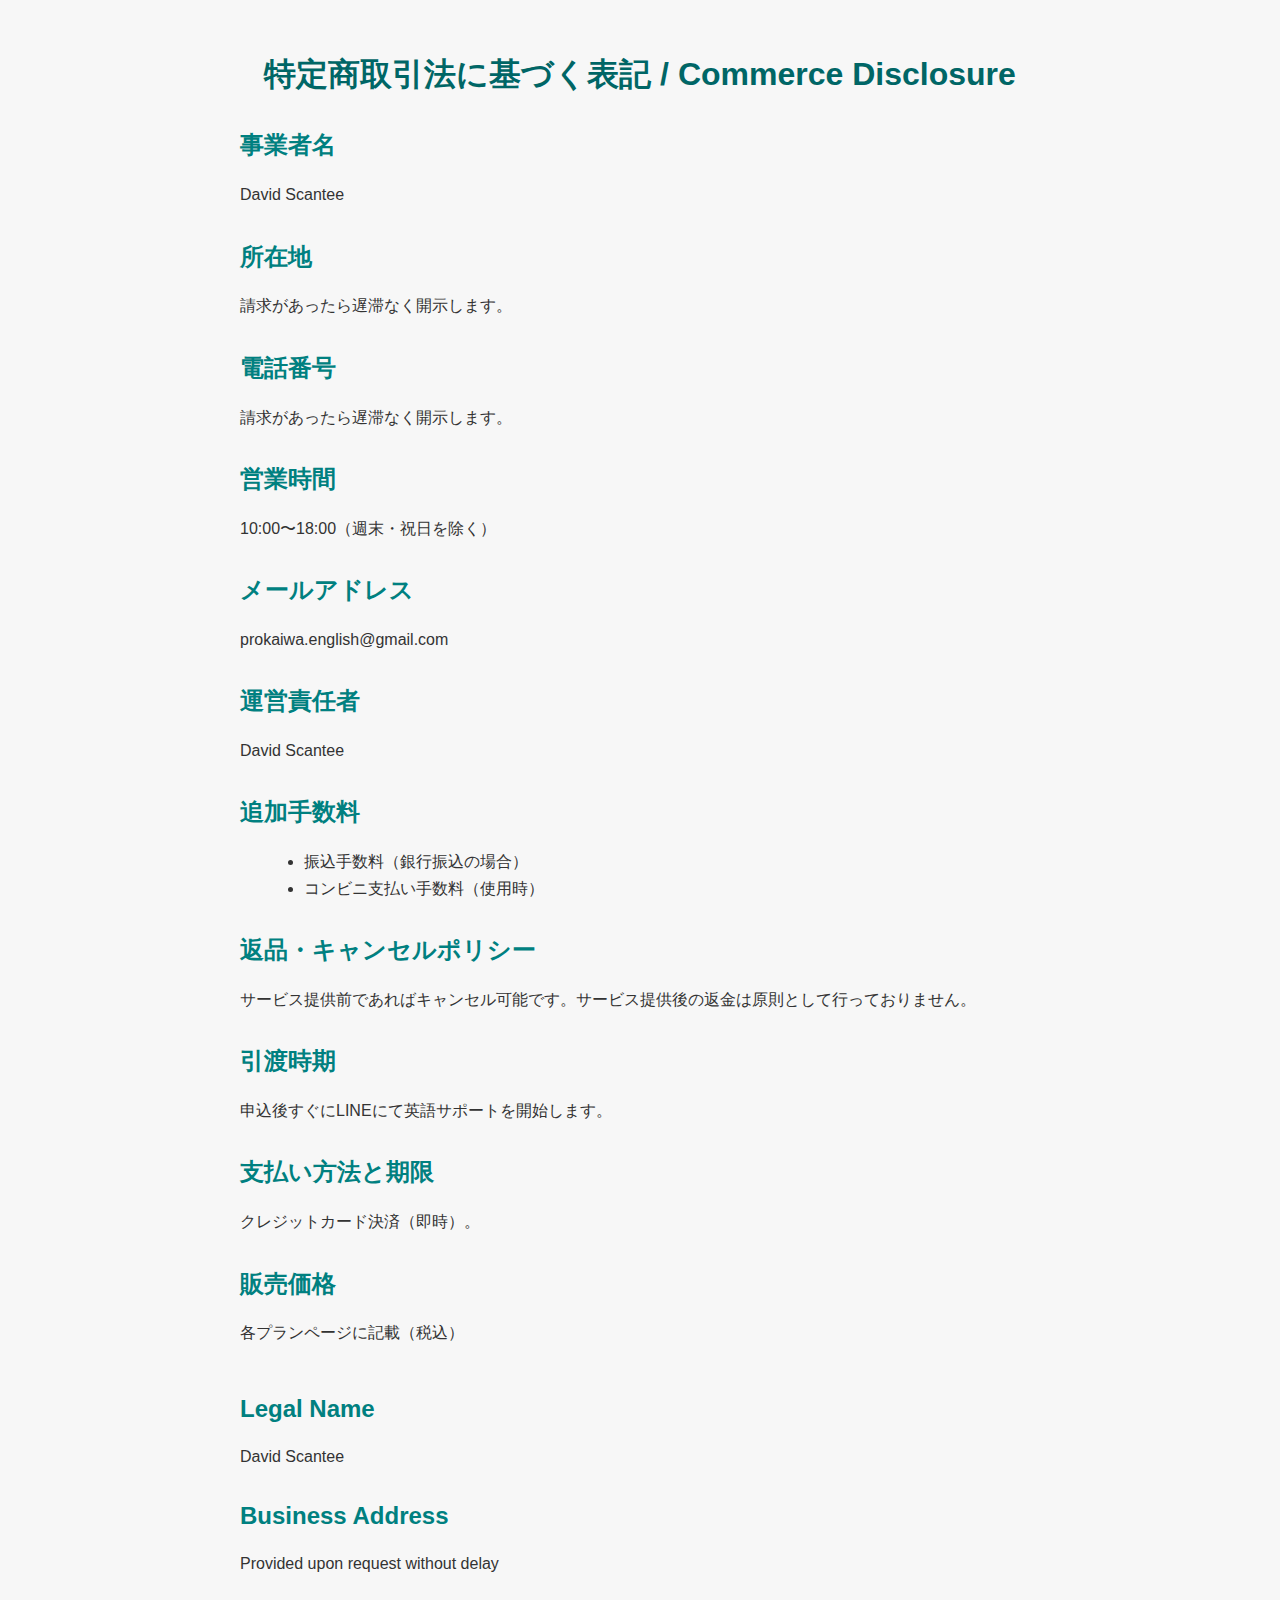
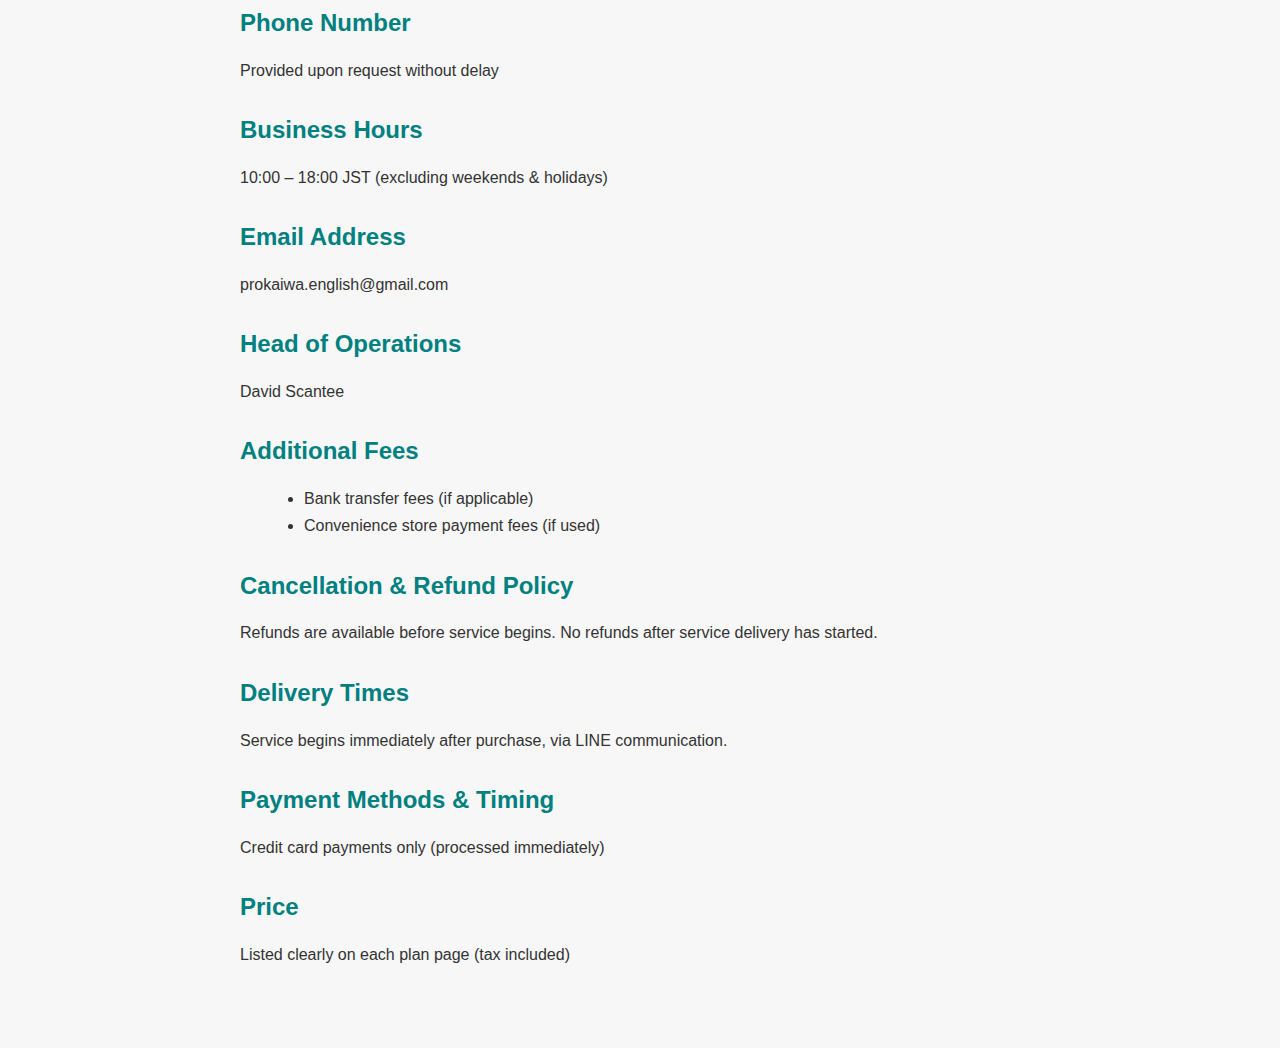
<file: commerce-disclosure.html>
<!DOCTYPE html>
<html lang="ja">
<head>
  <meta charset="UTF-8">
  <title>特定商取引法に基づく表記 / Commerce Disclosure</title>
  <meta name="viewport" content="width=device-width, initial-scale=1">
  <style>
    body {
      font-family: 'Helvetica Neue', sans-serif;
      background: #f7f7f7;
      color: #333;
      padding: 2rem;
      max-width: 800px;
      margin: auto;
    }
    h1 {
      text-align: center;
      color: #006666;
    }
    h2 {
      color: #008080;
      margin-top: 2rem;
    }
    p, li {
      line-height: 1.7;
    }
    ul {
      margin-left: 1.5rem;
    }
    .lang-section {
      margin-bottom: 3rem;
    }
  </style>
</head>
<body>

  <h1>特定商取引法に基づく表記 / Commerce Disclosure</h1>

  <div class="lang-section" lang="ja">
    <h2>事業者名</h2>
    <p>David Scantee</p>

    <h2>所在地</h2>
    <p>請求があったら遅滞なく開示します。</p>

    <h2>電話番号</h2>
    <p>請求があったら遅滞なく開示します。</p>

    <h2>営業時間</h2>
    <p>10:00〜18:00（週末・祝日を除く）</p>

    <h2>メールアドレス</h2>
    <p>prokaiwa.english@gmail.com</p>

    <h2>運営責任者</h2>
    <p>David Scantee</p>

    <h2>追加手数料</h2>
    <ul>
      <li>振込手数料（銀行振込の場合）</li>
      <li>コンビニ支払い手数料（使用時）</li>
    </ul>

    <h2>返品・キャンセルポリシー</h2>
    <p>サービス提供前であればキャンセル可能です。サービス提供後の返金は原則として行っておりません。</p>

    <h2>引渡時期</h2>
    <p>申込後すぐにLINEにて英語サポートを開始します。</p>

    <h2>支払い方法と期限</h2>
    <p>クレジットカード決済（即時）。</p>

    <h2>販売価格</h2>
    <p>各プランページに記載（税込）</p>
  </div>

  <div class="lang-section" lang="en">
    <h2>Legal Name</h2>
    <p>David Scantee</p>

    <h2>Business Address</h2>
    <p>Provided upon request without delay</p>

    <h2>Phone Number</h2>
    <p>Provided upon request without delay</p>

    <h2>Business Hours</h2>
    <p>10:00 – 18:00 JST (excluding weekends & holidays)</p>

    <h2>Email Address</h2>
    <p>prokaiwa.english@gmail.com</p>

    <h2>Head of Operations</h2>
    <p>David Scantee</p>

    <h2>Additional Fees</h2>
    <ul>
      <li>Bank transfer fees (if applicable)</li>
      <li>Convenience store payment fees (if used)</li>
    </ul>

    <h2>Cancellation & Refund Policy</h2>
    <p>Refunds are available before service begins. No refunds after service delivery has started.</p>

    <h2>Delivery Times</h2>
    <p>Service begins immediately after purchase, via LINE communication.</p>

    <h2>Payment Methods & Timing</h2>
    <p>Credit card payments only (processed immediately)</p>

    <h2>Price</h2>
    <p>Listed clearly on each plan page (tax included)</p>
  </div>
</body>
</html>
</file>
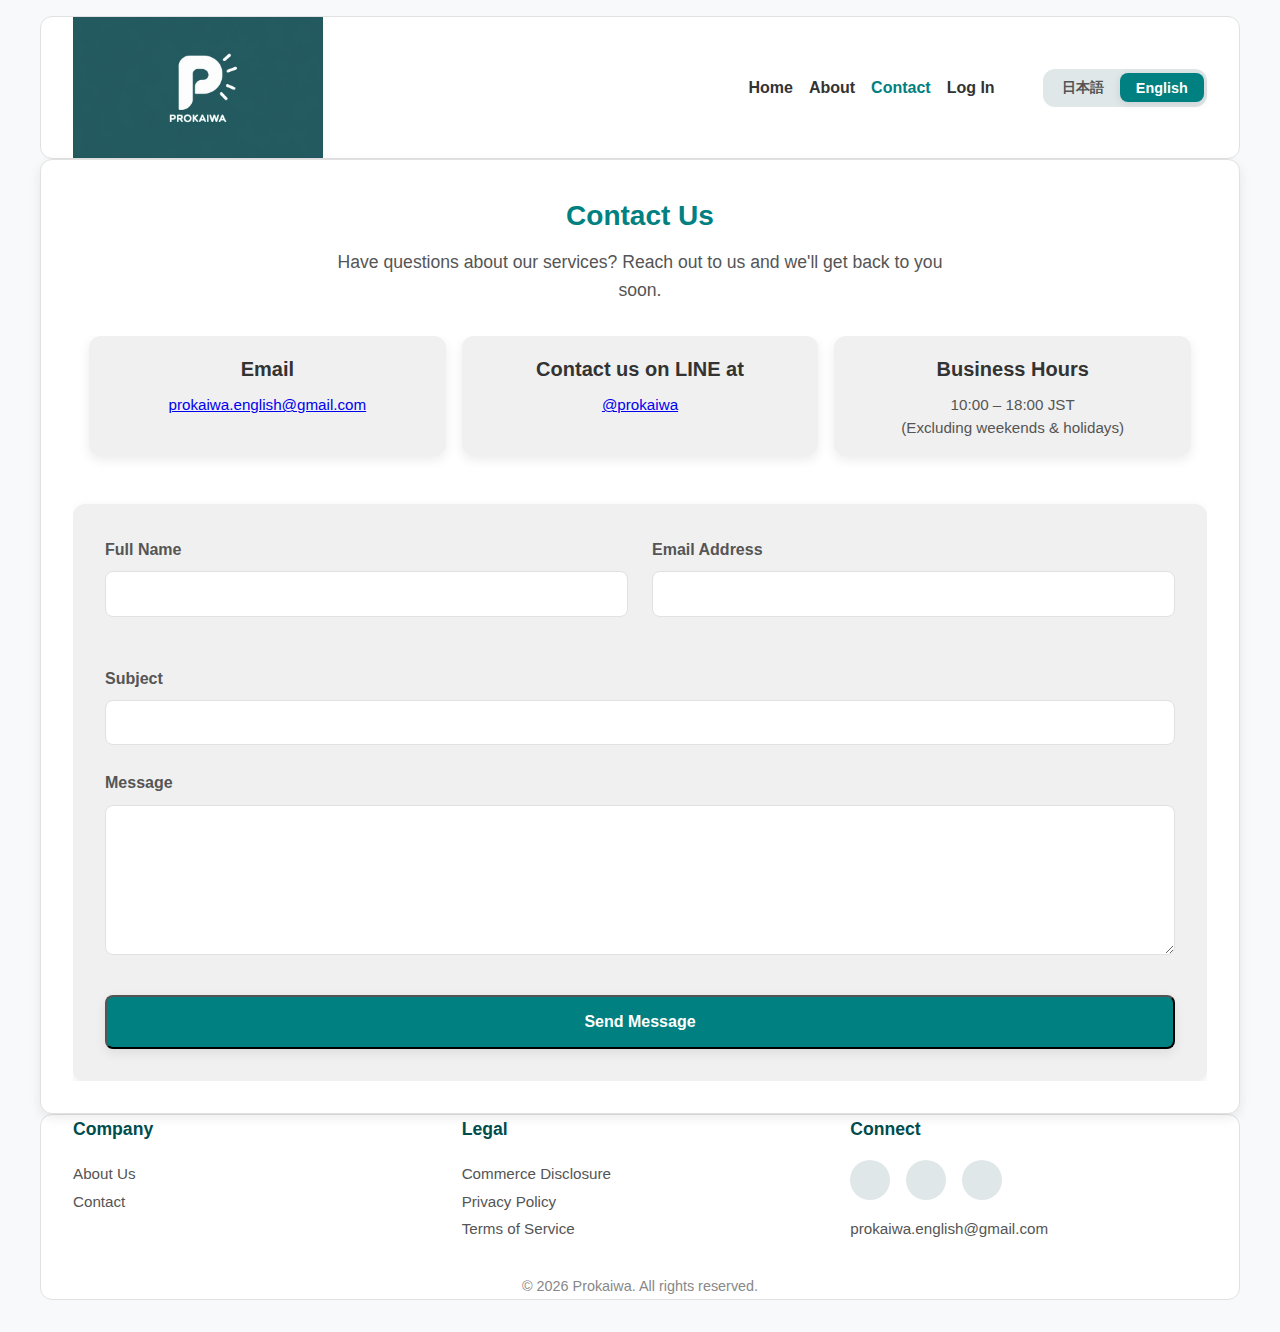
<file: contact.html>
<!DOCTYPE html>
<html lang="ja">
<head>
  <meta charset="UTF-8">
  <title>Prokaiwa | Contact Us</title>
  <meta name="viewport" content="width=device-width, initial-scale=1">
  <link rel="icon" href="assets/images/favicon.ico" type="image/x-icon">
  <link rel="stylesheet" href="assets/css/style.css">
  <link rel="stylesheet" href="https://cdnjs.cloudflare.com/ajax/libs/font-awesome/6.5.2/css/all.min.css" integrity="sha512-SnH5WK+bZxgPHs44uWIX+LLJAJ9/2PkPKZ5QiAj6Ta86w+fsb2TkcmfRyVX3pBnMFcV7oQPJkl9QevSCWr3W6A==" crossorigin="anonymous" referrerpolicy="no-referrer" />
  <style>
    /* Additional styles for the form layout */
    .contact-form {
      margin-top: 3rem;
      padding: 2rem;
      background-color: var(--color-card-bg);
      border-radius: var(--border-radius);
      box-shadow: var(--shadow);
    }
    .form-row {
      display: flex;
      gap: 1.5rem;
      margin-bottom: 1.5rem;
    }
    .form-group {
      flex: 1;
      display: flex;
      flex-direction: column;
    }
    .form-group label {
      margin-bottom: 0.5rem;
      font-weight: 600;
      color: var(--color-text-light);
    }
    .form-group input,
    .form-group textarea {
      width: 100%;
      padding: 0.8rem 1rem;
      border-radius: 8px;
      border: 1px solid var(--color-border);
      font-family: var(--font-primary);
      font-size: 1rem;
      transition: border-color 0.3s, box-shadow 0.3s;
    }
    .form-group input:focus,
    .form-group textarea:focus {
      outline: none;
      border-color: var(--color-primary);
      box-shadow: 0 0 0 3px var(--color-primary-light);
    }
    .form-group textarea {
      resize: vertical;
      min-height: 150px;
    }
    .form-submit-button {
      width: 100%;
      padding: 1rem;
      margin-top: 1rem;
    }
    @media (max-width: 768px) {
      .form-row {
        flex-direction: column;
      }
    }
  </style>
</head>
<body>
    <header class="site-header">
        <div class="container">
            <img src="assets/images/prokaiwa-logo.jpg" alt="Prokaiwa Logo" class="logo" />
            <button class="burger-menu" aria-label="Toggle navigation">
                <i class="fas fa-bars"></i>
            </button>
            <nav class="main-nav">
                <ul>
                    <li><a href="index.html">Home</a></li>
                    <li><a href="about.html">About</a></li>
                    <li><a href="contact.html" class="active">Contact</a></li>
                    <li><a href="login.html">Log In</a></li>
                    <li>
                        <div class="nav-lang-toggle">
                            <button data-lang="ja">日本語</button>
                            <button data-lang="en">English</button>
                        </div>
                    </li>
                </ul>
            </nav>
        </div>
    </header>

  <main>
    <div class="container legal-page-container">
      <button class="close-button" aria-label="Go back to previous page" onclick="history.back()">
        <i class="fas fa-times"></i>
      </button>

      <div lang="en">
        <h1 class="page-title">Contact Us</h1>
        <p class="page-subtitle">Have questions about our services? Reach out to us and we'll get back to you soon.</p>
      </div>
      <div lang="ja">
        <h1 class="page-title">お問い合わせ</h1>
        <p class="page-subtitle">サービスに関するご質問はありますか？お気軽にお問い合わせください。すぐに返信いたします。</p>
      </div>
      
      <section id="en-contact" class="lang-section" lang="en">
        <div class="process-grid">
            <article class="process-card">
                <i class="fas fa-envelope" aria-hidden="true"></i>
                <h3 class="process-title">Email</h3>
                <p class="process-description"><a href="mailto:prokaiwa.english@gmail.com">prokaiwa.english@gmail.com</a></p>
            </article>
            <article class="process-card">
                <i class="fab fa-line" aria-hidden="true"></i>
                <h3 class="process-title">Contact us on LINE at</h3>
                <p class="process-description"><a href="https://page.line.me/845irjbc" target="_blank">@prokaiwa</a></p>
            </article>
            <article class="process-card">
                <i class="fas fa-map-marker-alt" aria-hidden="true"></i>
                <h3 class="process-title">Business Hours</h3>
                <p class="process-description">10:00 – 18:00 JST<br>(Excluding weekends & holidays)</p>
            </article>
        </div>
        <div class="contact-form">
          <form action="https://formsubmit.co/prokaiwa.english@gmail.com" method="POST">
             <input type="hidden" name="_subject" value="New message from Prokaiwa Website">
            <input type="hidden" name="_captcha" value="false">

            <div class="form-row">
              <div class="form-group">
                <label for="name-en">Full Name</label>
                <input type="text" id="name-en" name="name" required>
              </div>
              <div class="form-group">
                <label for="email-en">Email Address</label>
                <input type="email" id="email-en" name="email" required>
              </div>
            </div>
            <div class="form-group">
              <label for="subject-en">Subject</label>
              <input type="text" id="subject-en" name="subject" required>
            </div>
            <div class="form-group">
              <label for="message-en">Message</label>
              <textarea id="message-en" name="message" required></textarea>
            </div>
            <button type="submit" class="cta-button form-submit-button">Send Message</button>
          </form>
        </div>
      </section>

      <section id="ja-contact" class="lang-section" lang="ja">
        <div class="process-grid">
            <article class="process-card">
                <i class="fas fa-envelope" aria-hidden="true"></i>
                <h3 class="process-title">Eメール</h3>
                <p class="process-description"><a href="mailto:prokaiwa.english@gmail.com">prokaiwa.english@gmail.com</a></p>
            </article>
            <article class="process-card">
                <i class="fab fa-line" aria-hidden="true"></i>
                <h3 class="process-title">LINEでお問い合わせ</h3>
                <p class="process-description"><a href="https://page.line.me/845irjbc" target="_blank">@prokaiwa</a></p>
            </article>
            <article class="process-card">
                <i class="fas fa-map-marker-alt" aria-hidden="true"></i>
                <h3 class="process-title">営業時間</h3>
                <p class="process-description">10:00 – 18:00 JST<br>（週末・祝日を除く）</p>
            </article>
        </div>
        <div class="contact-form">
          <form action="https://formsubmit.co/prokaiwa.english@gmail.com" method="POST">
            <input type="hidden" name="_subject" value="【プロカイワHP】新規お問合わせ">
            <input type="hidden" name="_captcha" value="false">

            <div class="form-row">
              <div class="form-group">
                <label for="name-ja">氏名</label>
                <input type="text" id="name-ja" name="name" required>
              </div>
              <div class="form-group">
                <label for="email-ja">メールアドレス</label>
                <input type="email" id="email-ja" name="email" required>
              </div>
            </div>
            <div class="form-group">
              <label for="subject-ja">件名</label>
              <input type="text" id="subject-ja" name="subject" required>
            </div>
            <div class="form-group">
              <label for="message-ja">メッセージ</label>
              <textarea id="message-ja" name="message" required></textarea>
            </div>
            <button type="submit" class="cta-button form-submit-button">メッセージを送信</button>
          </form>
        </div>
      </section>
    </div>
  </main>

    <footer class="site-footer">
        <div class="container">
            <div class="footer-grid">
                <div class="footer-column">
                    <h3>Company</h3>
                    <ul>
                        <li><a href="about.html">About Us</a></li>
                        <li><a href="contact.html">Contact</a></li>
                    </ul>
                </div>
                <div class="footer-column">
                    <h3>Legal</h3>
                    <ul>
                        <li><a href="commerce-disclosure.html">Commerce Disclosure</a></li>
                        <li><a href="privacy-policy.html">Privacy Policy</a></li>
                        <li><a href="terms-of-service.html">Terms of Service</a></li>
                    </ul>
                </div>
                <div class="footer-column">
                    <h3>Connect</h3>
                    <div class="footer-social-icons">
                        <a href="https://page.line.me/845irjbc" class="social-icon" target="_blank" aria-label="LINE"><i class="fab fa-line"></i></a>
                        <a href="https://www.instagram.com/prokaiwa.english/" class="social-icon" target="_blank" aria-label="Instagram"><i class="fab fa-instagram"></i></a>
                        <a href="https://x.com/ProkaiwaEnglish" class="social-icon" target="_blank" aria-label="X (formerly Twitter)"><i class="fab fa-x-twitter"></i></a>
                    </div>
                    <a href="mailto:prokaiwa.english@gmail.com" class="footer-email">prokaiwa.english@gmail.com</a>
                </div>
            </div>
            <p>© <span id="year"></span> Prokaiwa. All rights reserved.</p>
        </div>
    </footer>

    <script>
        document.addEventListener('DOMContentLoaded', () => {
            // --- Element Selectors ---
            const burgerMenu = document.querySelector('.burger-menu');
            const mainNav = document.querySelector('.main-nav');
            const langToggle = document.querySelector('.nav-lang-toggle'); // Updated selector
            
            // --- Language Toggle Functionality ---
            function setLanguage(lang) {
                // NEW: Save the selected language to localStorage
                localStorage.setItem('prokaiwaLang', lang);

                const isJapanese = lang === 'ja';
                document.documentElement.lang = lang; // Set <html lang="...">

                // Hide/show all elements with a lang attribute within the body
                const allLangElements = document.body.querySelectorAll('[lang="ja"], [lang="en"]');
                allLangElements.forEach(el => {
                    if (el.getAttribute('lang') === lang) {
                        el.style.display = '';
                        if (el.classList.contains('lang-section')) {
                            el.classList.add('show');
                        }
                    } else {
                        el.style.display = 'none';
                        if (el.classList.contains('lang-section')) {
                            el.classList.remove('show');
                        }
                    }
                });

                // Update active state on toggle buttons
                langToggle.querySelector('[data-lang="ja"]').classList.toggle('active', isJapanese);
                langToggle.querySelector('[data-lang="en"]').classList.toggle('active', !isJapanese);
            }

            langToggle.addEventListener('click', event => {
                const button = event.target.closest('button[data-lang]');
                if (button) {
                    setLanguage(button.dataset.lang);
                }
            });

            // --- Initial Language Setup ---
            // 1. Check for a saved language in localStorage
            const savedLang = localStorage.getItem('prokaiwaLang');
            if (savedLang) {
                setLanguage(savedLang);
            } else {
                // 2. If no saved language, detect browser preference
                const userLang = (navigator.language || navigator.userLanguage).split('-')[0];
                setLanguage(userLang === 'ja' ? 'ja' : 'en');
            }

            // --- Burger Menu Functionality ---
            burgerMenu.addEventListener('click', () => {
                mainNav.classList.toggle('open');
                burgerMenu.querySelector('i').classList.toggle('fa-bars');
                burgerMenu.querySelector('i').classList.toggle('fa-times');
            });
            
            // --- Footer Year ---
            const yearSpan = document.getElementById('year');
            if (yearSpan) {
                yearSpan.textContent = new Date().getFullYear();
            }

            // --- FAQ Accordion (if it exists on the page) ---
            const faqQuestions = document.querySelectorAll('.faq-question');
            if (faqQuestions.length > 0) {
                faqQuestions.forEach(question => {
                    question.addEventListener('click', () => {
                        const answer = question.nextElementSibling;
                        const isOpen = answer.style.maxHeight;

                        // Close all other answers
                        faqQuestions.forEach(q => {
                            if (q !== question) {
                                q.nextElementSibling.style.maxHeight = null;
                                q.nextElementSibling.classList.remove('open');
                            }
                        });

                        // Toggle the clicked answer
                        if (!isOpen) {
                            answer.style.maxHeight = (answer.scrollHeight + 20) + 'px';
                            answer.classList.add('open');
                        } else {
                            answer.style.maxHeight = null;
                            answer.classList.remove('open');
                        }
                    });
                });
            }
        });
    </script>
</body>
</html>
</file>
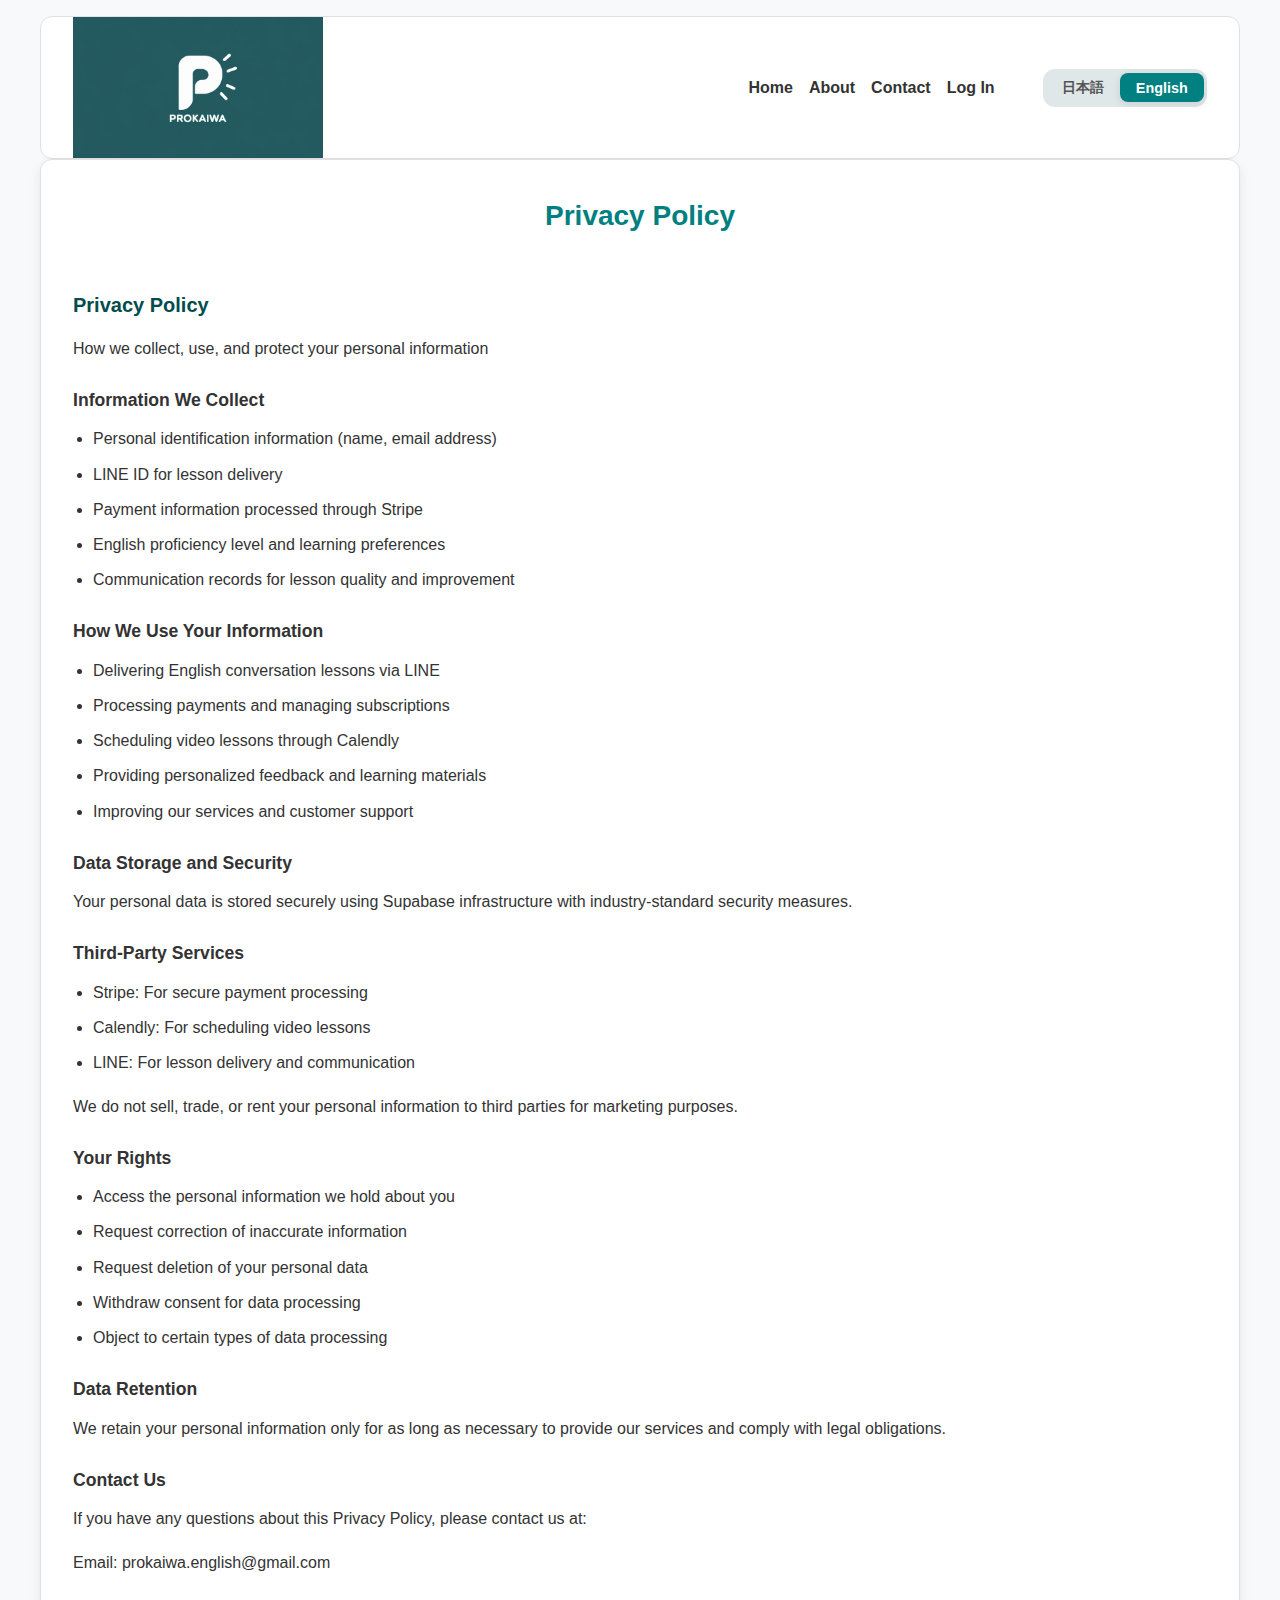
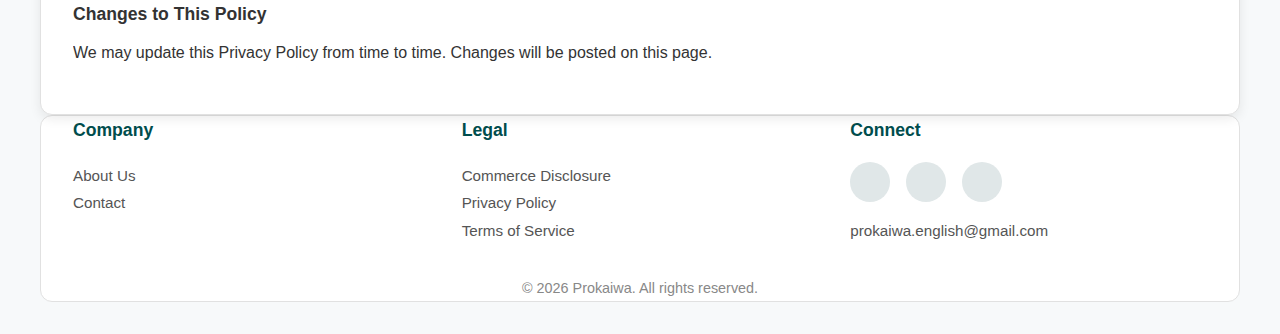
<file: privacy-policy.html>
<!DOCTYPE html>
<html lang="ja">
<head>
    <meta charset="UTF-8" />
    <meta name="viewport" content="width=device-width, initial-scale=1.0" />
    <title>Prokaiwa | プライバシーポリシー / Privacy Policy</title>
    <meta name="description" content="Prokaiwaのプライバシーポリシー。お客様の個人情報の取り扱いについてご説明します。">
    <meta name="author" content="Prokaiwa">
    <link rel="icon" href="assets/images/favicon.ico" type="image/x-icon">
    <link rel="stylesheet" href="assets/css/style.css">
    <link rel="stylesheet" href="https://cdnjs.cloudflare.com/ajax/libs/font-awesome/6.5.2/css/all.min.css" integrity="sha512-SnH5WK+bZxgPHs44uWIX+LLJAJ9/2PkPKZ5QiAj6Ta86w+fsb2TkcmfRyVX3pBnMFcV7oQPJkl9QevSCWr3W6A==" crossorigin="anonymous" referrerpolicy="no-referrer" />
</head>
<body>
    <header class="site-header">
        <div class="container">
            <img src="assets/images/prokaiwa-logo.jpg" alt="Prokaiwa Logo" class="logo" />
            <button class="burger-menu" aria-label="Toggle navigation">
                <i class="fas fa-bars"></i>
            </button>
            <nav class="main-nav">
                <ul>
                    <li><a href="index.html">Home</a></li>
                    <li><a href="about.html">About</a></li>
                    <li><a href="contact.html">Contact</a></li>
                    <li><a href="login.html">Log In</a></li>
                    <li>
                        <div class="nav-lang-toggle">
                            <button data-lang="ja">日本語</button>
                            <button data-lang="en">English</button>
                        </div>
                    </li>
                </ul>
            </nav>
        </div>
    </header>

    <main>
        <div class="container legal-page-container">
            <button class="close-button" aria-label="Go back to previous page" onclick="history.back()">
                <i class="fas fa-times"></i>
            </button>

            <div lang="en">
                <h1 class="page-title">Privacy Policy</h1>
            </div>
            <div lang="ja">
                <h1 class="page-title">プライバシーポリシー</h1>
            </div>

            <section id="ja-privacy-policy" class="lang-section content-section" lang="ja">
                <h2 class="section-heading">プライバシーポリシー</h2>
                <p>個人情報の収集、利用、保護に関する方針</p>

                <h3 class="subsection-heading">収集する情報</h3>
                <ul>
                    <li>氏名、メールアドレスなどの個人識別情報</li>
                    <li>レッスン提供のためのLINE ID</li>
                    <li>Stripeを通じた支払い情報</li>
                    <li>英語レベルや学習の希望内容</li>
                    <li>レッスンの質向上のためのやり取り記録</li>
                </ul>

                <h3 class="subsection-heading">情報の利用目的</h3>
                <ul>
                    <li>LINEによる英会話レッスンの提供</li>
                    <li>決済およびサブスクリプション管理</li>
                    <li>Calendlyによるビデオレッスンのスケジュール</li>
                    <li>個別のフィードバックや学習資料の提供</li>
                    <li>サービスの改善と顧客サポート</li>
                </ul>

                <h3 class="subsection-heading">データの保管とセキュリティ</h3>
                <p>Supabaseのインフラを使用して業界標準のセキュリティで安全に保管しています。</p>

                <h3 class="subsection-heading">第三者サービスの利用</h3>
                <ul>
                    <li>Stripe：安全な決済処理</li>
                    <li>Calendly：ビデオレッスンのスケジュール管理</li>
                    <li>LINE：レッスン提供とコミュニケーション</li>
                </ul>
                <p>個人情報を第三者に販売・貸与・提供することはありません。</p>

                <h3 class="subsection-heading">お客様の権利</h3>
                <ul>
                    <li>保有する個人情報へのアクセス</li>
                    <li>不正確な情報の訂正要求</li>
                    <li>個人データの削除要求</li>
                    <li>同意の撤回</li>
                    <li>一部の処理に対する異議申し立て</li>
                </ul>

                <h3 class="subsection-heading">データ保持期間</h3>
                <p>サービス提供と法的義務の履行に必要な期間のみ保持します。</p>

                <h3 class="subsection-heading">お問い合わせ</h3>
                <p>ご質問・ご要望は以下までご連絡ください：</p>
                <p>Email: prokaiwa.english@gmail.com</p>

                <h3 class="subsection-heading">ポリシーの変更</h3>
                <p>変更があった場合はこのページでお知らせします。</p>
            </section>

            <section id="en-privacy-policy" class="lang-section content-section" lang="en">
                <h2 class="section-heading">Privacy Policy</h2>
                <p>How we collect, use, and protect your personal information</p>

                <h3 class="subsection-heading">Information We Collect</h3>
                <ul>
                    <li>Personal identification information (name, email address)</li>
                    <li>LINE ID for lesson delivery</li>
                    <li>Payment information processed through Stripe</li>
                    <li>English proficiency level and learning preferences</li>
                    <li>Communication records for lesson quality and improvement</li>
                </ul>

                <h3 class="subsection-heading">How We Use Your Information</h3>
                <ul>
                    <li>Delivering English conversation lessons via LINE</li>
                    <li>Processing payments and managing subscriptions</li>
                    <li>Scheduling video lessons through Calendly</li>
                    <li>Providing personalized feedback and learning materials</li>
                    <li>Improving our services and customer support</li>
                </ul>

                <h3 class="subsection-heading">Data Storage and Security</h3>
                <p>Your personal data is stored securely using Supabase infrastructure with industry-standard security measures.</p>

                <h3 class="subsection-heading">Third-Party Services</h3>
                <ul>
                    <li>Stripe: For secure payment processing</li>
                    <li>Calendly: For scheduling video lessons</li>
                    <li>LINE: For lesson delivery and communication</li>
                </ul>
                <p>We do not sell, trade, or rent your personal information to third parties for marketing purposes.</p>

                <h3 class="subsection-heading">Your Rights</h3>
                <ul>
                    <li>Access the personal information we hold about you</li>
                    <li>Request correction of inaccurate information</li>
                    <li>Request deletion of your personal data</li>
                    <li>Withdraw consent for data processing</li>
                    <li>Object to certain types of data processing</li>
                </ul>

                <h3 class="subsection-heading">Data Retention</h3>
                <p>We retain your personal information only for as long as necessary to provide our services and comply with legal obligations.</p>

                <h3 class="subsection-heading">Contact Us</h3>
                <p>If you have any questions about this Privacy Policy, please contact us at:</p>
                <p>Email: prokaiwa.english@gmail.com</p>

                <h3 class="subsection-heading">Changes to This Policy</h3>
                <p>We may update this Privacy Policy from time to time. Changes will be posted on this page.</p>
            </section>
        </div>
    </main>

    <footer class="site-footer">
        <div class="container">
            <div class="footer-grid">
                <div class="footer-column">
                    <h3>Company</h3>
                    <ul>
                        <li><a href="about.html">About Us</a></li>
                        <li><a href="contact.html">Contact</a></li>
                    </ul>
                </div>
                <div class="footer-column">
                    <h3>Legal</h3>
                    <ul>
                        <li><a href="commerce-disclosure.html">Commerce Disclosure</a></li>
                        <li><a href="privacy-policy.html">Privacy Policy</a></li>
                        <li><a href="terms-of-service.html">Terms of Service</a></li>
                    </ul>
                </div>
                <div class="footer-column">
                    <h3>Connect</h3>
                    <div class="footer-social-icons">
                        <a href="https://page.line.me/845irjbc" class="social-icon" target="_blank" aria-label="LINE"><i class="fab fa-line"></i></a>
                        <a href="https://www.instagram.com/prokaiwa.english/" class="social-icon" target="_blank" aria-label="Instagram"><i class="fab fa-instagram"></i></a>
                        <a href="https://x.com/ProkaiwaEnglish" class="social-icon" target="_blank" aria-label="X (formerly Twitter)"><i class="fab fa-x-twitter"></i></a>
                    </div>
                    <a href="mailto:prokaiwa.english@gmail.com" class="footer-email">prokaiwa.english@gmail.com</a>
                </div>
            </div>
            <p>© <span id="year"></span> Prokaiwa. All rights reserved.</p>
        </div>
    </footer>

    <script>
        document.addEventListener('DOMContentLoaded', () => {
            // --- Element Selectors ---
            const burgerMenu = document.querySelector('.burger-menu');
            const mainNav = document.querySelector('.main-nav');
            const langToggle = document.querySelector('.nav-lang-toggle'); // Updated selector
            
            // --- Language Toggle Functionality ---
            function setLanguage(lang) {
                // NEW: Save the selected language to localStorage
                localStorage.setItem('prokaiwaLang', lang);

                const isJapanese = lang === 'ja';
                document.documentElement.lang = lang; // Set <html lang="...">

                // Hide/show all elements with a lang attribute within the body
                const allLangElements = document.body.querySelectorAll('[lang="ja"], [lang="en"]');
                allLangElements.forEach(el => {
                    if (el.getAttribute('lang') === lang) {
                        el.style.display = '';
                        if (el.classList.contains('lang-section')) {
                            el.classList.add('show');
                        }
                    } else {
                        el.style.display = 'none';
                        if (el.classList.contains('lang-section')) {
                            el.classList.remove('show');
                        }
                    }
                });

                // Update active state on toggle buttons
                langToggle.querySelector('[data-lang="ja"]').classList.toggle('active', isJapanese);
                langToggle.querySelector('[data-lang="en"]').classList.toggle('active', !isJapanese);
            }

            langToggle.addEventListener('click', event => {
                const button = event.target.closest('button[data-lang]');
                if (button) {
                    setLanguage(button.dataset.lang);
                }
            });

            // --- Initial Language Setup ---
            // 1. Check for a saved language in localStorage
            const savedLang = localStorage.getItem('prokaiwaLang');
            if (savedLang) {
                setLanguage(savedLang);
            } else {
                // 2. If no saved language, detect browser preference
                const userLang = (navigator.language || navigator.userLanguage).split('-')[0];
                setLanguage(userLang === 'ja' ? 'ja' : 'en');
            }

            // --- Burger Menu Functionality ---
            burgerMenu.addEventListener('click', () => {
                mainNav.classList.toggle('open');
                burgerMenu.querySelector('i').classList.toggle('fa-bars');
                burgerMenu.querySelector('i').classList.toggle('fa-times');
            });
            
            // --- Footer Year ---
            const yearSpan = document.getElementById('year');
            if (yearSpan) {
                yearSpan.textContent = new Date().getFullYear();
            }

            // --- FAQ Accordion (if it exists on the page) ---
            const faqQuestions = document.querySelectorAll('.faq-question');
            if (faqQuestions.length > 0) {
                faqQuestions.forEach(question => {
                    question.addEventListener('click', () => {
                        const answer = question.nextElementSibling;
                        const isOpen = answer.style.maxHeight;

                        // Close all other answers
                        faqQuestions.forEach(q => {
                            if (q !== question) {
                                q.nextElementSibling.style.maxHeight = null;
                                q.nextElementSibling.classList.remove('open');
                            }
                        });

                        // Toggle the clicked answer
                        if (!isOpen) {
                            answer.style.maxHeight = (answer.scrollHeight + 20) + 'px';
                            answer.classList.add('open');
                        } else {
                            answer.style.maxHeight = null;
                            answer.classList.remove('open');
                        }
                    });
                });
            }
        });
    </script>
</body>
</html>
</file>
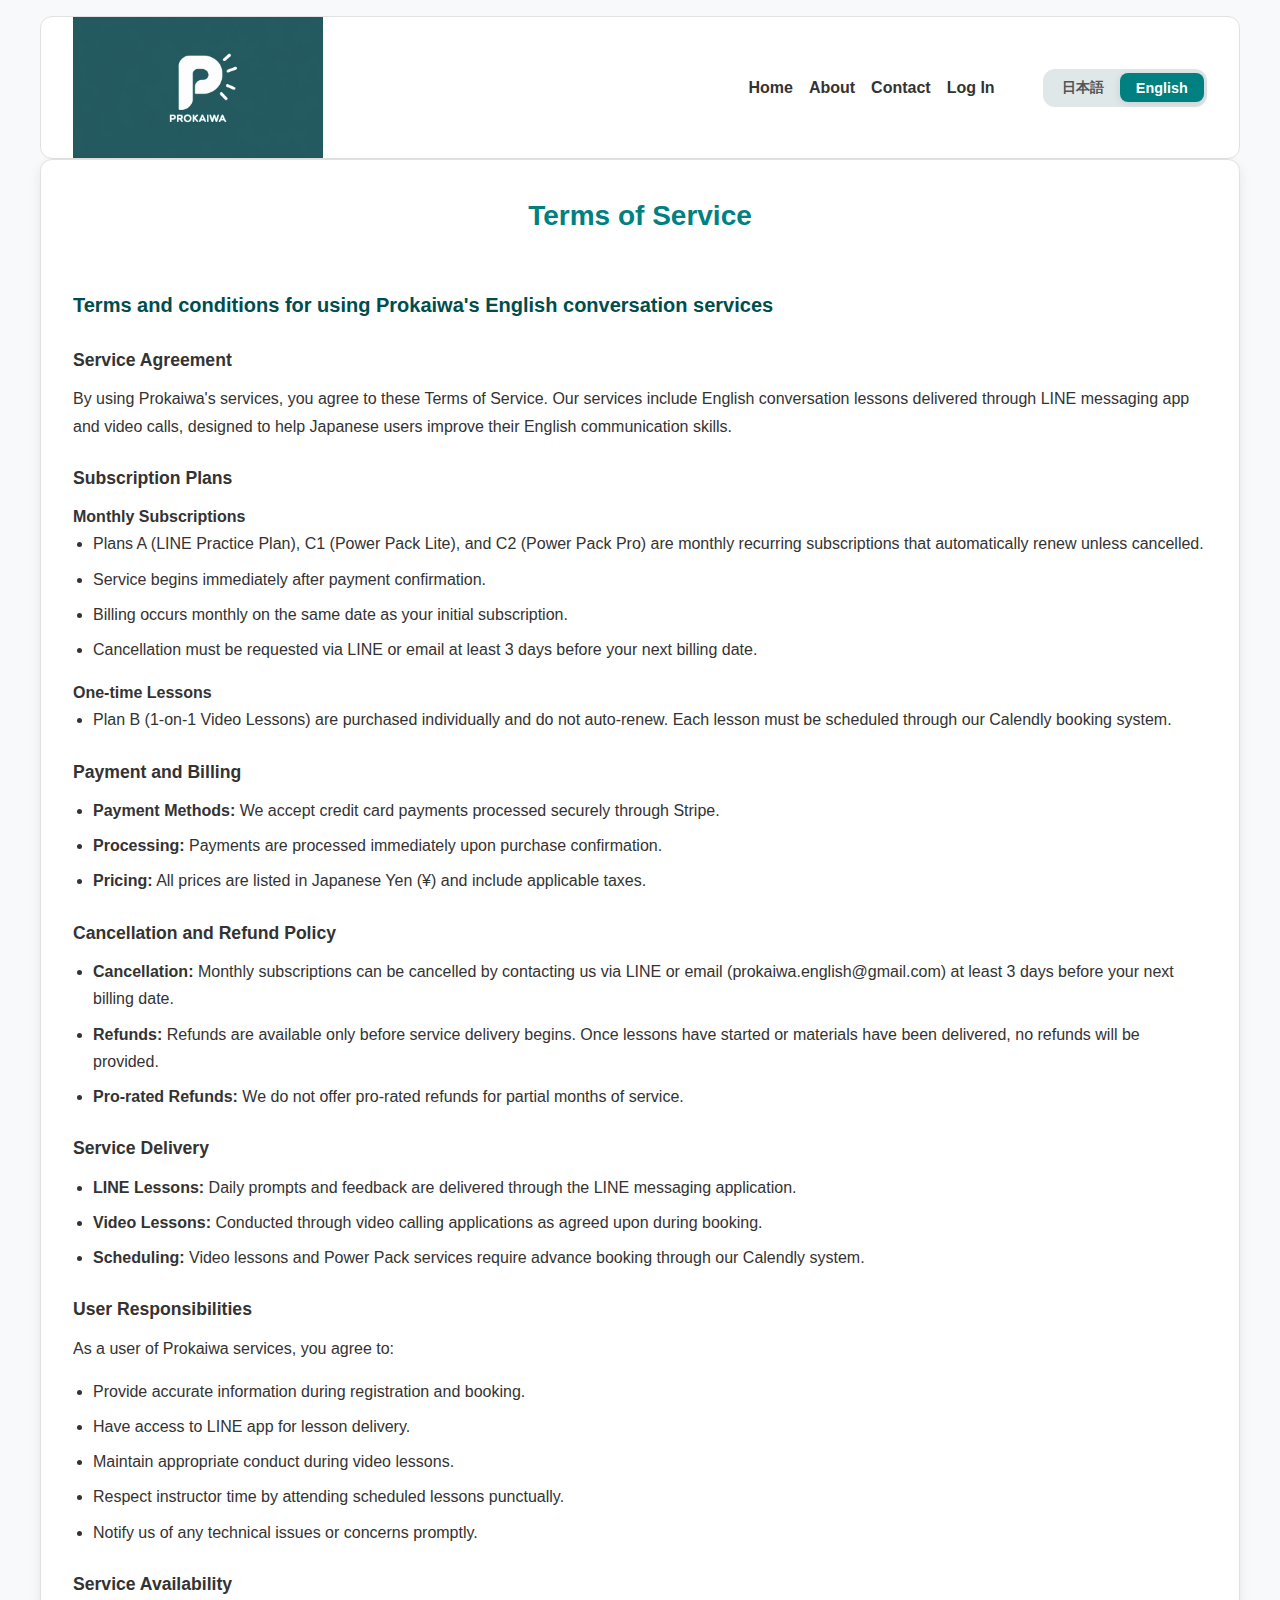
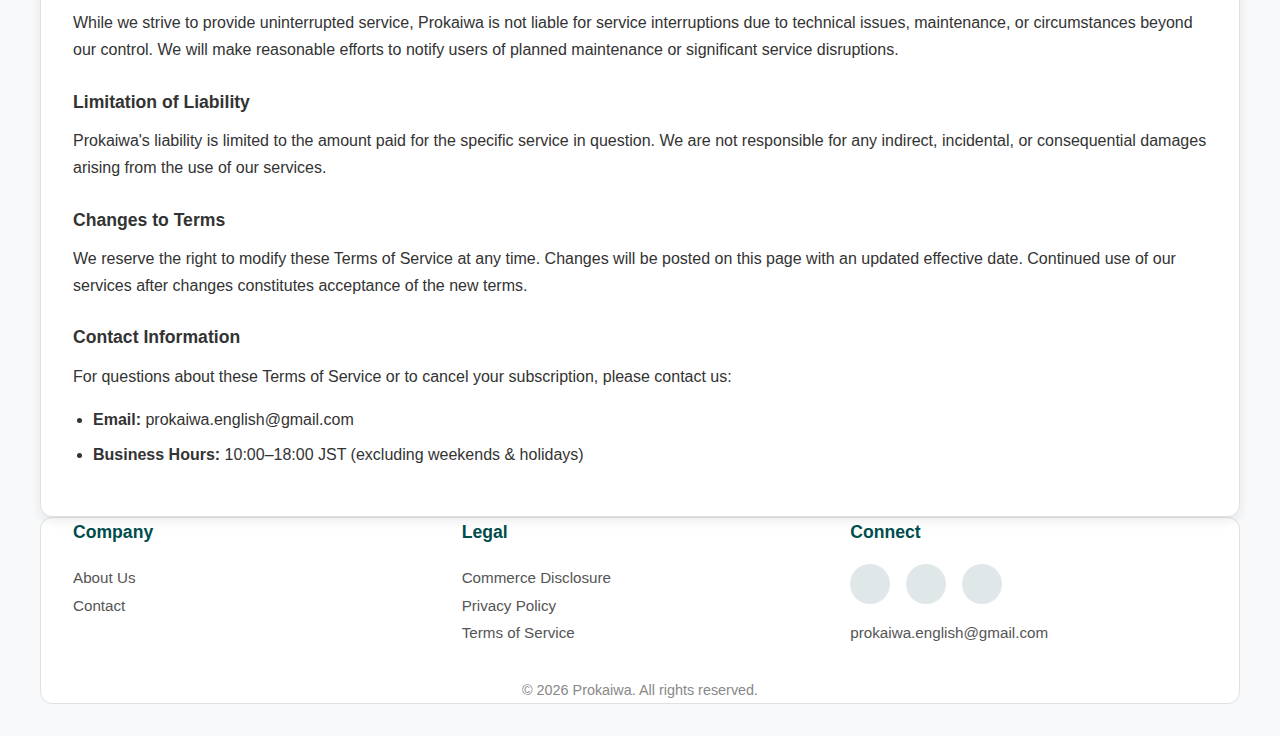
<file: terms-of-service.html>
<!DOCTYPE html>
<html lang="ja">
<head>
    <meta charset="UTF-8">
    <title>Prokaiwa | 利用規約 / Terms of Service</title>
    <meta name="viewport" content="width=device-width, initial-scale=1">
    <link rel="icon" href="assets/images/favicon.ico" type="image/x-icon">
    <link rel="stylesheet" href="assets/css/style.css">
    <link rel="stylesheet" href="https://cdnjs.cloudflare.com/ajax/libs/font-awesome/6.5.2/css/all.min.css" integrity="sha512-SnH5WK+bZxgPHs44uWIX+LLJAJ9/2PkPKZ5QiAj6Ta86w+fsb2TkcmfRyVX3pBnMFcV7oQPJkl9QevSCWr3W6A==" crossorigin="anonymous" referrerpolicy="no-referrer" />
</head>
<body>
    <header class="site-header">
        <div class="container">
            <img src="assets/images/prokaiwa-logo.jpg" alt="Prokaiwa Logo" class="logo" />
            <button class="burger-menu" aria-label="Toggle navigation">
                <i class="fas fa-bars"></i>
            </button>
            <nav class="main-nav">
                <ul>
                    <li><a href="index.html">Home</a></li>
                    <li><a href="about.html">About</a></li>
                    <li><a href="contact.html">Contact</a></li>
                    <li><a href="login.html">Log In</a></li>
                    <li>
                        <div class="nav-lang-toggle">
                            <button data-lang="ja">日本語</button>
                            <button data-lang="en">English</button>
                        </div>
                    </li>
                </ul>
            </nav>
        </div>
    </header>

    <main>
        <div class="container legal-page-container">
            <button class="close-button" aria-label="Go back to previous page" onclick="history.back()">
                <i class="fas fa-times"></i>
            </button>
            
            <div lang="en">
                <h1 class="page-title">Terms of Service</h1>
            </div>
            <div lang="ja">
                <h1 class="page-title">利用規約</h1>
            </div>

            <section id="ja-terms-of-service" class="lang-section content-section" lang="ja">
                <h2 class="section-heading">Prokaiwaの英会話サービス利用に関する規約</h2>

                <h3 class="subsection-heading">サービス利用規約</h3>
                <p>Prokaiwaのサービスをご利用になることにより、本利用規約に同意したものとみなされます。当社のサービスには、LINEメッセージアプリおよびビデオ通話を通じて提供される英会話レッスンが含まれており、日本のユーザーが英語コミュニケーションスキルを向上させることを目的としています。</p>

                <h3 class="subsection-heading">サブスクリプションプラン</h3>
                <h4>月額サブスクリプション</h4>
                <ul>
                    <li>プランA（LINEプラクティスプラン）、C1（パワーパックLite）、C2（パワーパックPro）は、キャンセルされない限り自動的に更新される月額サブスクリプションです。</li>
                    <li>サービスは支払い確認後すぐに開始されます。</li>
                    <li>請求は、初回サブスクリプションと同じ日付で毎月行われます。</li>
                    <li>キャンセルは、次回の請求日の少なくとも3日前までにLINEまたはメールでリクエストする必要があります。</li>
                </ul>
                <h4>単発レッスン</h4>
                <ul>
                    <li>プランB（1対1ビデオレッスン）は個別購入で、自動更新されません。各レッスンは、当社のCalendly予約システムを通じてスケジュールする必要があります。</li>
                </ul>

                <h3 class="subsection-heading">支払いと請求</h3>
                <ul>
                    <li><strong>支払い方法:</strong> Stripeを通じて安全に処理されるクレジットカード支払いを受け付けています。</li>
                    <li><strong>処理:</strong> 支払いは購入確認後すぐに処理されます。</li>
                    <li><strong>価格:</strong> すべての価格は日本円（¥）で表示され、適用される税金が含まれます。</li>
                </ul>

                <h3 class="subsection-heading">キャンセルおよび返金ポリシー</h3>
                <ul>
                    <li><strong>キャンセル:</strong> 月額サブスクリプションは、次回の請求日の少なくとも3日前までにLINEまたはメール（prokaiwa.english@gmail.com）で当社に連絡することによりキャンセルできます。</li>
                    <li><strong>返金:</strong> 返金は、サービス提供が開始される前に限り可能です。レッスンが開始された後、または教材が提供された後は、原則として返金は行いません。</li>
                    <li><strong>日割り計算での返金:</strong> サービスの一部月に対する日割り計算での返金は行っておりません。</li>
                </ul>

                <h3 class="subsection-heading">サービス提供</h3>
                <ul>
                    <li><strong>LINEレッスン:</strong> 毎日のプロンプトとフィードバックはLINEメッセージングアプリケーションを通じて提供されます。</li>
                    <li><strong>ビデオレッスン:</strong> 予約時に合意されたビデオ通話アプリケーションを通じて実施されます。</li>
                    <li><strong>スケジューリング:</strong> ビデオレッスンおよびパワーパックサービスは、当社のCalendlyシステムを通じて事前予約が必要です。</li>
                </ul>

                <h3 class="subsection-heading">ユーザーの責任</h3>
                <p>Prokaiwaサービスのユーザーとして、以下のことに同意するものとします：</p>
                <ul>
                    <li>登録および予約時に正確な情報を提供すること。</li>
                    <li>レッスン提供のためにLINEアプリにアクセスできること。</li>
                    <li>ビデオレッスン中に適切な行動を維持すること。</li>
                    <li>スケジュールされたレッスンに時間通りに出席することでインストラクターの時間を尊重すること。</li>
                    <li>技術的な問題や懸念事項があれば速やかに当社に通知すること。</li>
                </ul>

                <h3 class="subsection-heading">サービスの可用性</h3>
                <p>Prokaiwaは中断のないサービス提供に努めますが、技術的な問題、メンテナンス、または当社の制御を超える状況によるサービスの中断について責任を負いません。計画的なメンテナンスや重大なサービス中断については、ユーザーに合理的な努力をもって通知します。</p>

                <h3 class="subsection-heading">責任の制限</h3>
                <p>Prokaiwaの責任は、当該サービスに対して支払われた金額に限定されます。当社は、当社のサービスの使用から生じる間接的、偶発的、または結果的な損害について責任を負いません。</p>

                <h3 class="subsection-heading">規約の変更</h3>
                <p>当社は、本利用規約をいつでも変更する権利を留保します。変更があった場合は、このページに更新された発効日とともに掲載します。変更後も引き続き当社のサービスを利用する場合、新しい規約に同意したものとみなされます。</p>

                <h3 class="subsection-heading">連絡先情報</h3>
                <p>本利用規約に関するご質問、またはサブスクリプションのキャンセルについては、以下にご連絡ください：</p>
                <ul>
                    <li><strong>Email:</strong> prokaiwa.english@gmail.com</li>
                    <li><strong>営業時間:</strong> 10:00～18:00 JST（週末・祝日を除く）</li>
                </ul>
            </section>

            <section id="en-terms-of-service" class="lang-section content-section" lang="en">
                <h2 class="section-heading">Terms and conditions for using Prokaiwa's English conversation services</h2>

                <h3 class="subsection-heading">Service Agreement</h3>
                <p>By using Prokaiwa's services, you agree to these Terms of Service. Our services include English conversation lessons delivered through LINE messaging app and video calls, designed to help Japanese users improve their English communication skills.</p>

                <h3 class="subsection-heading">Subscription Plans</h3>
                <h4>Monthly Subscriptions</h4>
                <ul>
                    <li>Plans A (LINE Practice Plan), C1 (Power Pack Lite), and C2 (Power Pack Pro) are monthly recurring subscriptions that automatically renew unless cancelled.</li>
                    <li>Service begins immediately after payment confirmation.</li>
                    <li>Billing occurs monthly on the same date as your initial subscription.</li>
                    <li>Cancellation must be requested via LINE or email at least 3 days before your next billing date.</li>
                </ul>
                <h4>One-time Lessons</h4>
                <ul>
                    <li>Plan B (1-on-1 Video Lessons) are purchased individually and do not auto-renew. Each lesson must be scheduled through our Calendly booking system.</li>
                </ul>

                <h3 class="subsection-heading">Payment and Billing</h3>
                <ul>
                    <li><strong>Payment Methods:</strong> We accept credit card payments processed securely through Stripe.</li>
                    <li><strong>Processing:</strong> Payments are processed immediately upon purchase confirmation.</li>
                    <li><strong>Pricing:</strong> All prices are listed in Japanese Yen (¥) and include applicable taxes.</li>
                </ul>

                <h3 class="subsection-heading">Cancellation and Refund Policy</h3>
                <ul>
                    <li><strong>Cancellation:</strong> Monthly subscriptions can be cancelled by contacting us via LINE or email (prokaiwa.english@gmail.com) at least 3 days before your next billing date.</li>
                    <li><strong>Refunds:</strong> Refunds are available only before service delivery begins. Once lessons have started or materials have been delivered, no refunds will be provided.</li>
                    <li><strong>Pro-rated Refunds:</strong> We do not offer pro-rated refunds for partial months of service.</li>
                </ul>

                <h3 class="subsection-heading">Service Delivery</h3>
                <ul>
                    <li><strong>LINE Lessons:</strong> Daily prompts and feedback are delivered through the LINE messaging application.</li>
                    <li><strong>Video Lessons:</strong> Conducted through video calling applications as agreed upon during booking.</li>
                    <li><strong>Scheduling:</strong> Video lessons and Power Pack services require advance booking through our Calendly system.</li>
                </ul>

                <h3 class="subsection-heading">User Responsibilities</h3>
                <p>As a user of Prokaiwa services, you agree to:</p>
                <ul>
                    <li>Provide accurate information during registration and booking.</li>
                    <li>Have access to LINE app for lesson delivery.</li>
                    <li>Maintain appropriate conduct during video lessons.</li>
                    <li>Respect instructor time by attending scheduled lessons punctually.</li>
                    <li>Notify us of any technical issues or concerns promptly.</li>
                </ul>

                <h3 class="subsection-heading">Service Availability</h3>
                <p>While we strive to provide uninterrupted service, Prokaiwa is not liable for service interruptions due to technical issues, maintenance, or circumstances beyond our control. We will make reasonable efforts to notify users of planned maintenance or significant service disruptions.</p>

                <h3 class="subsection-heading">Limitation of Liability</h3>
                <p>Prokaiwa's liability is limited to the amount paid for the specific service in question. We are not responsible for any indirect, incidental, or consequential damages arising from the use of our services.</p>

                <h3 class="subsection-heading">Changes to Terms</h3>
                <p>We reserve the right to modify these Terms of Service at any time. Changes will be posted on this page with an updated effective date. Continued use of our services after changes constitutes acceptance of the new terms.</p>

                <h3 class="subsection-heading">Contact Information</h3>
                <p>For questions about these Terms of Service or to cancel your subscription, please contact us:</p>
                <ul>
                    <li><strong>Email:</strong> prokaiwa.english@gmail.com</li>
                    <li><strong>Business Hours:</strong> 10:00–18:00 JST (excluding weekends & holidays)</li>
                </ul>
            </section>
        </div>
    </main>

    <footer class="site-footer">
        <div class="container">
            <div class="footer-grid">
                <div class="footer-column">
                    <h3>Company</h3>
                    <ul>
                        <li><a href="about.html">About Us</a></li>
                        <li><a href="contact.html">Contact</a></li>
                    </ul>
                </div>
                <div class="footer-column">
                    <h3>Legal</h3>
                    <ul>
                        <li><a href="commerce-disclosure.html">Commerce Disclosure</a></li>
                        <li><a href="privacy-policy.html">Privacy Policy</a></li>
                        <li><a href="terms-of-service.html">Terms of Service</a></li>
                    </ul>
                </div>
                <div class="footer-column">
                    <h3>Connect</h3>
                    <div class="footer-social-icons">
                        <a href="https://page.line.me/845irjbc" class="social-icon" target="_blank" aria-label="LINE"><i class="fab fa-line"></i></a>
                        <a href="https://www.instagram.com/prokaiwa.english/" class="social-icon" target="_blank" aria-label="Instagram"><i class="fab fa-instagram"></i></a>
                        <a href="https://x.com/ProkaiwaEnglish" class="social-icon" target="_blank" aria-label="X (formerly Twitter)"><i class="fab fa-x-twitter"></i></a>
                    </div>
                    <a href="mailto:prokaiwa.english@gmail.com" class="footer-email">prokaiwa.english@gmail.com</a>
                </div>
            </div>
            <p>© <span id="year"></span> Prokaiwa. All rights reserved.</p>
        </div>
    </footer>

    <script>
        document.addEventListener('DOMContentLoaded', () => {
            // --- Element Selectors ---
            const burgerMenu = document.querySelector('.burger-menu');
            const mainNav = document.querySelector('.main-nav');
            const langToggle = document.querySelector('.nav-lang-toggle'); // Updated selector
            
            // --- Language Toggle Functionality ---
            function setLanguage(lang) {
                // NEW: Save the selected language to localStorage
                localStorage.setItem('prokaiwaLang', lang);

                const isJapanese = lang === 'ja';
                document.documentElement.lang = lang; // Set <html lang="...">

                // Hide/show all elements with a lang attribute within the body
                const allLangElements = document.body.querySelectorAll('[lang="ja"], [lang="en"]');
                allLangElements.forEach(el => {
                    if (el.getAttribute('lang') === lang) {
                        el.style.display = '';
                        if (el.classList.contains('lang-section')) {
                            el.classList.add('show');
                        }
                    } else {
                        el.style.display = 'none';
                        if (el.classList.contains('lang-section')) {
                            el.classList.remove('show');
                        }
                    }
                });

                // Update active state on toggle buttons
                langToggle.querySelector('[data-lang="ja"]').classList.toggle('active', isJapanese);
                langToggle.querySelector('[data-lang="en"]').classList.toggle('active', !isJapanese);
            }

            langToggle.addEventListener('click', event => {
                const button = event.target.closest('button[data-lang]');
                if (button) {
                    setLanguage(button.dataset.lang);
                }
            });

            // --- Initial Language Setup ---
            // 1. Check for a saved language in localStorage
            const savedLang = localStorage.getItem('prokaiwaLang');
            if (savedLang) {
                setLanguage(savedLang);
            } else {
                // 2. If no saved language, detect browser preference
                const userLang = (navigator.language || navigator.userLanguage).split('-')[0];
                setLanguage(userLang === 'ja' ? 'ja' : 'en');
            }

            // --- Burger Menu Functionality ---
            burgerMenu.addEventListener('click', () => {
                mainNav.classList.toggle('open');
                burgerMenu.querySelector('i').classList.toggle('fa-bars');
                burgerMenu.querySelector('i').classList.toggle('fa-times');
            });
            
            // --- Footer Year ---
            const yearSpan = document.getElementById('year');
            if (yearSpan) {
                yearSpan.textContent = new Date().getFullYear();
            }

            // --- FAQ Accordion (if it exists on the page) ---
            const faqQuestions = document.querySelectorAll('.faq-question');
            if (faqQuestions.length > 0) {
                faqQuestions.forEach(question => {
                    question.addEventListener('click', () => {
                        const answer = question.nextElementSibling;
                        const isOpen = answer.style.maxHeight;

                        // Close all other answers
                        faqQuestions.forEach(q => {
                            if (q !== question) {
                                q.nextElementSibling.style.maxHeight = null;
                                q.nextElementSibling.classList.remove('open');
                            }
                        });

                        // Toggle the clicked answer
                        if (!isOpen) {
                            answer.style.maxHeight = (answer.scrollHeight + 20) + 'px';
                            answer.classList.add('open');
                        } else {
                            answer.style.maxHeight = null;
                            answer.classList.remove('open');
                        }
                    });
                });
            }
        });
    </script>
</body>
</html>
</file>
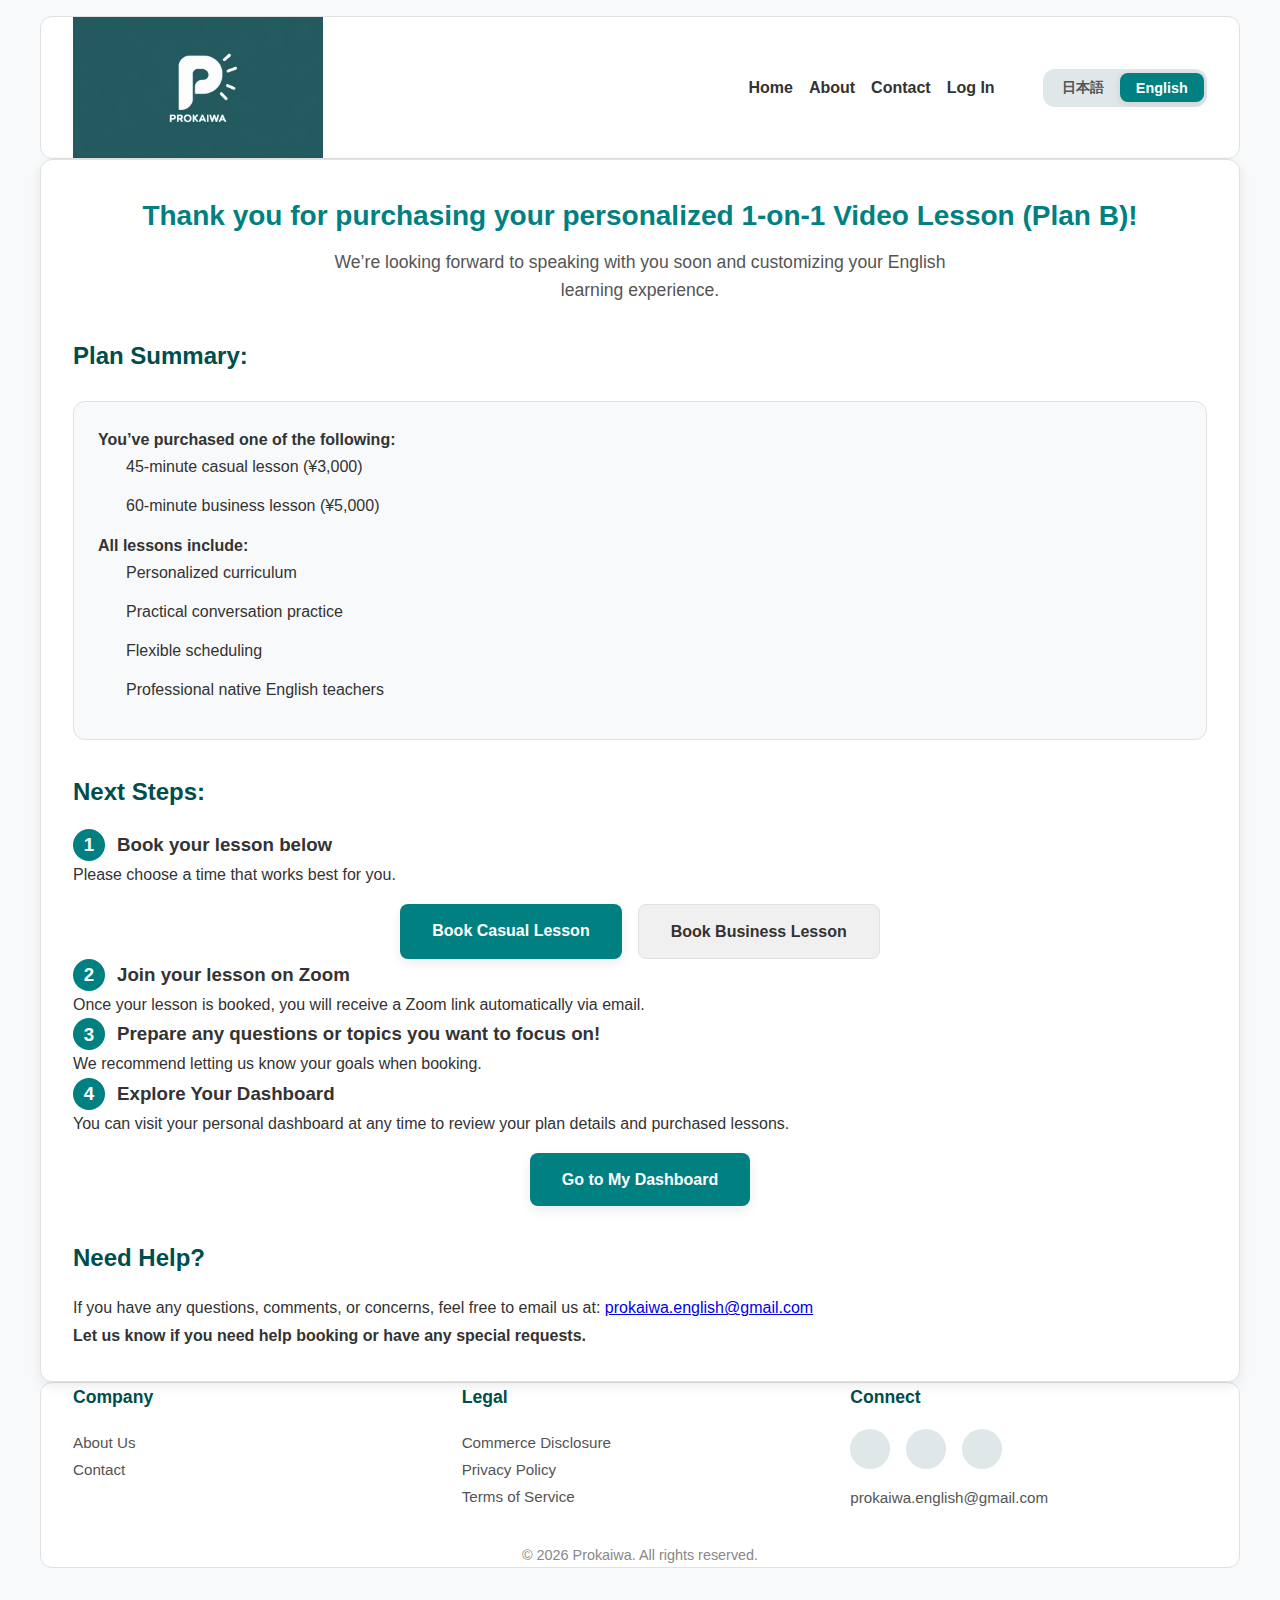
<file: thank-you-planb.html>
<!DOCTYPE html>
<html lang="ja">
<head>
  <meta charset="UTF-8">
  <title>Prokaiwa | Thank You (Video Lesson)</title>
  <meta name="viewport" content="width=device-width, initial-scale=1">
  <link rel="icon" href="assets/images/favicon.ico" type="image/x-icon">
  <link rel="stylesheet" href="assets/css/style.css">
  <link rel="stylesheet" href="https://cdnjs.cloudflare.com/ajax/libs/font-awesome/6.5.2/css/all.min.css" integrity="sha512-SnH5WK+bZxgPHs44uWIX+LLJAJ9/2PkPKZ5QiAj6Ta86w+fsb2TkcmfRyVX3pBnMFcV7oQPJkl9QevSCWr3W6A==" crossorigin="anonymous" referrerpolicy="no-referrer" />
  <style>
    .summary-card {
      background-color: var(--color-bg);
      border: 1px solid var(--color-border);
      border-radius: var(--border-radius);
      padding: 1.5rem;
      margin: 1.5rem 0;
    }
    .thank-you-container h2 {
      font-size: 1.5rem;
      color: var(--color-accent);
      margin-top: 2rem;
      margin-bottom: 1rem;
    }
    .thank-you-container ul {
        list-style: none;
        padding-left: 0;
    }
    .thank-you-container ul li {
        position: relative;
        padding-left: 1.75rem;
        margin-bottom: 0.75rem;
    }
    .thank-you-container ul li::before {
        content: "\f00c";
        font-family: "Font Awesome 6 Free";
        font-weight: 900;
        position: absolute;
        left: 0;
        top: 4px;
        color: var(--color-primary);
    }
    .step-number {
        display: inline-flex;
        align-items: center;
        justify-content: center;
        width: 2rem;
        height: 2rem;
        background-color: var(--color-primary);
        color: var(--color-surface);
        border-radius: 50%;
        margin-right: 0.75rem;
        font-weight: 700;
    }
    .booking-buttons {
        display: flex;
        gap: 1rem;
        justify-content: center;
        margin-top: 1rem;
    }
    @media (max-width: 768px) {
        .booking-buttons {
            flex-direction: column;
        }
    }
  </style>
</head>
<body>
    <header class="site-header">
        <div class="container">
            <img src="assets/images/prokaiwa-logo.jpg" alt="Prokaiwa Logo" class="logo" />
            <button class="burger-menu" aria-label="Toggle navigation">
                <i class="fas fa-bars"></i>
            </button>
            <nav class="main-nav">
                <ul>
                    <li><a href="index.html">Home</a></li>
                    <li><a href="about.html">About</a></li>
                    <li><a href="contact.html">Contact</a></li>
                    <li><a href="login.html">Log In</a></li>
                    <li>
                        <div class="nav-lang-toggle">
                            <button data-lang="ja">日本語</button>
                            <button data-lang="en">English</button>
                        </div>
                    </li>
                </ul>
            </nav>
        </div>
    </header>

    <main>
        <div class="container legal-page-container thank-you-container">
            <div lang="en">
                <h1 class="page-title">Thank you for purchasing your personalized 1-on-1 Video Lesson (Plan B)!</h1>
                <p class="page-subtitle">We’re looking forward to speaking with you soon and customizing your English learning experience.</p>

                <h2>Plan Summary:</h2>
                <div class="summary-card">
                    <p><strong>You’ve purchased one of the following:</strong></p>
                    <ul>
                        <li>45-minute casual lesson (¥3,000)</li>
                        <li>60-minute business lesson (¥5,000)</li>
                    </ul>
                    <p><strong>All lessons include:</strong></p>
                    <ul>
                        <li>Personalized curriculum</li>
                        <li>Practical conversation practice</li>
                        <li>Flexible scheduling</li>
                        <li>Professional native English teachers</li>
                    </ul>
                </div>

                <h2>Next Steps:</h2>
                <h3><span class="step-number">1</span>Book your lesson below</h3>
                <p>Please choose a time that works best for you.</p>
                <div class="booking-buttons">
                    <a href="https://calendly.com/prokaiwa-english/1-on-1-casual-lesson" target="_blank" class="cta-button">Book Casual Lesson</a>
                    <a href="https://calendly.com/prokaiwa-english/1-on-1-business-lesson" target="_blank" class="cta-button cta-secondary">Book Business Lesson</a>
                </div>

                <h3><span class="step-number">2</span>Join your lesson on Zoom</h3>
                <p>Once your lesson is booked, you will receive a Zoom link automatically via email.</p>

                <h3><span class="step-number">3</span>Prepare any questions or topics you want to focus on!</h3>
                <p>We recommend letting us know your goals when booking.</p>
                
                <h3><span class="step-number">4</span>Explore Your Dashboard</h3>
                <p>You can visit your personal dashboard at any time to review your plan details and purchased lessons.</p>
                <div class="booking-buttons">
                    <a href="dashboard.html" class="cta-button">Go to My Dashboard</a>
                </div>

                <h2>Need Help?</h2>
                <p>If you have any questions, comments, or concerns, feel free to email us at: <a href="mailto:prokaiwa.english@gmail.com">prokaiwa.english@gmail.com</a></p>
                <p><strong>Let us know if you need help booking or have any special requests.</strong></p>
            </div>

            <div lang="ja">
                <h1 class="page-title">1対1ビデオレッスン（プランB）のご購入、誠にありがとうございます！</h1>
                <p class="page-subtitle">あなたに合わせた英語学習体験を提供できることを楽しみにしています。</p>

                <h2>プラン概要：</h2>
                <div class="summary-card">
                    <p><strong>以下のいずれかをご購入いただきました：</strong></p>
                    <ul>
                        <li>45分間のカジュアルレッスン（¥3,000）</li>
                        <li>60分間のビジネスレッスン（¥5,000）</li>
                    </ul>
                    <p><strong>すべてのレッスンに含まれるもの：</strong></p>
                    <ul>
                        <li>個別カリキュラム</li>
                        <li>実践的な会話練習</li>
                        <li>柔軟なスケジューリング</li>
                        <li>プロのネイティブ英語講師</li>
                    </ul>
                </div>

                <h2>次のステップ：</h2>
                <h3><span class="step-number">1</span>以下からレッスンを予約してください</h3>
                <p>ご都合の良い時間をお選びください。</p>
                <div class="booking-buttons">
                    <a href="https://calendly.com/prokaiwa-english/1-on-1-casual-lesson" target="_blank" class="cta-button">カジュアルレッスンを予約</a>
                    <a href="https://calendly.com/prokaiwa-english/1-on-1-business-lesson" target="_blank" class="cta-button cta-secondary">ビジネスレッスンを予約</a>
                </div>

                <h3><span class="step-number">2</span>Zoomでレッスンに参加</h3>
                <p>レッスンを予約すると、Zoomリンクが自動的にメールで送信されます。</p>

                <h3><span class="step-number">3</span>質問や集中したいトピックを準備しましょう！</h3>
                <p>予約時に学習目標をお知らせいただくことをお勧めします。</p>

                <h3><span class="step-number">4</span>ダッシュボードを確認</h3>
                <p>いつでも個人のダッシュボードにアクセスして、プランの詳細や購入したレッスンを確認できます。</p>
                <div class="booking-buttons">
                    <a href="dashboard.html" class="cta-button">ダッシュボードへ移動</a>
                </div>

                <h2>お困りですか？</h2>
                <p>ご質問、ご意見、ご不明な点がございましたら、お気軽に下記までメールでお問い合わせください：<a href="mailto:prokaiwa.english@gmail.com">prokaiwa.english@gmail.com</a></p>
                <p><strong>予約に関するサポートや特別なご要望がございましたら、お気軽にお知らせください。</strong></p>
            </div>
        </div>
    </main>
    
    <footer class="site-footer">
        <div class="container">
            <div class="footer-grid">
                <div class="footer-column">
                    <h3>Company</h3>
                    <ul>
                        <li><a href="about.html">About Us</a></li>
                        <li><a href="contact.html">Contact</a></li>
                    </ul>
                </div>
                <div class="footer-column">
                    <h3>Legal</h3>
                    <ul>
                        <li><a href="commerce-disclosure.html">Commerce Disclosure</a></li>
                        <li><a href="privacy-policy.html">Privacy Policy</a></li>
                        <li><a href="terms-of-service.html">Terms of Service</a></li>
                    </ul>
                </div>
                <div class="footer-column">
                    <h3>Connect</h3>
                    <div class="footer-social-icons">
                        <a href="https://page.line.me/845irjbc" class="social-icon" target="_blank" aria-label="LINE"><i class="fab fa-line"></i></a>
                        <a href="https://www.instagram.com/prokaiwa.english/" class="social-icon" target="_blank" aria-label="Instagram"><i class="fab fa-instagram"></i></a>
                        <a href="https://x.com/ProkaiwaEnglish" class="social-icon" target="_blank" aria-label="X (formerly Twitter)"><i class="fab fa-x-twitter"></i></a>
                    </div>
                    <a href="mailto:prokaiwa.english@gmail.com" class="footer-email">prokaiwa.english@gmail.com</a>
                </div>
            </div>
            <p>© <span id="year"></span> Prokaiwa. All rights reserved.</p>
        </div>
    </footer>

    <script src="assets/js/script.js"></script>
</body>
</html>
</file>
<file: assets/css/style.css>
/* ---
   Prokaiwa | Super Saiyan God Stylesheet
   --- */

/* 1. Global Setup & CSS Variables */
:root {
    --color-primary: #008080;
    --color-primary-dark: #006666;
    --color-primary-light: #e0e7e8;
    --color-accent: #004d4d;
    --color-text: #333333;
    --color-text-light: #555555;
    --color-bg: #f7f9fa;
    --color-surface: #ffffff;
    --color-border: #e1e1e1;
    --color-card-bg: #f0f0f0; /* Faint grey for card background */
    --color-gold: #d4a017; /* Gold for Recommended badge */
    --font-primary: 'Helvetica Neue', -apple-system, BlinkMacSystemFont, "Segoe UI", Roboto, sans-serif;
    --spacing-unit: 1rem;
    --border-radius: 12px;
    --shadow: 0 4px 12px rgba(0, 0, 0, 0.08);
    --shadow-hover: 0 6px 20px rgba(0, 0, 0, 0.12);
    --transition-speed: 0.3s;
}

/* 2. Base & Reset Styles */
*,
*::before,
*::after {
    box-sizing: border-box;
    margin: 0;
    padding: 0;
}

html {
    font-size: 100%;
    scroll-behavior: smooth;
}

body {
    font-family: var(--font-primary);
    background-color: var(--color-bg);
    color: var(--color-text);
    line-height: 1.7;
    margin: 0;
    padding: 0;
}

.container {
    width: 95%;
    max-width: 1200px;
    margin: 0 auto !important;
    padding: 0 2rem !important;
    background-color: var(--color-surface);
    border: 1px solid var(--color-border);
    border-radius: var(--border-radius);
}

.legal-page-container {
    padding: 2rem !important;
    margin-top: 2rem;
    margin-bottom: 2rem;
    border-radius: var(--border-radius);
    box-shadow: var(--shadow);
    position: relative;
}

img {
    max-width: 100%;
    height: auto;
    display: block;
}

/* 3. Header & Navigation */
.site-header {
    text-align: center;
    padding-top: var(--spacing-unit);
    position: relative;
}

.site-header .container {
    padding-bottom: clamp(1rem, 4vw, 2rem);
    display: flex;
    align-items: center;
    justify-content: space-between;
    padding-right: 2rem;
}

.logo {
    max-width: clamp(180px, 25vw, 250px);
    margin: 0;
}

.burger-menu {
    display: none;
    background: none;
    border: none;
    font-size: 1.5rem;
    color: var(--color-primary);
    cursor: pointer;
    padding: 0.5rem;
}

.main-nav {
    display: flex;
    justify-content: space-between;
    align-items: center;
}

.main-nav ul {
    display: flex;
    gap: 1rem;
    list-style: none;
    align-items: center;
}

.main-nav a {
    color: var(--color-text);
    text-decoration: none;
    font-size: 1rem;
    font-weight: 600;
    transition: color var(--transition-speed) ease;
}

.main-nav a:hover,
.main-nav a.active {
    color: var(--color-primary);
}

/* 4. Main Content & Language Toggle */
main {
    margin-top: 0 !important;
    padding-top: 0 !important;
}

main .container:not(.legal-page-container) {
    padding: 0 2rem !important;
    margin-top: 0 !important;
}

.lang-toggle {
    display: flex;
    justify-content: center;
    margin-bottom: 0 !important;
    background-color: var(--color-primary-light);
    border-radius: var(--border-radius);
    padding: 0.3rem;
    padding-bottom: 0 !important;
    margin-bottom: 1.5rem;
}

.lang-toggle button {
    background: transparent;
    color: var(--color-text-light);
    border: none;
    border-radius: 8px;
    padding: 0.6rem 1.5rem;
    font-size: 1rem;
    font-weight: 600;
    cursor: pointer;
    transition: all var(--transition-speed) ease;
}

.lang-toggle button.active {
    background: var(--color-primary);
    color: var(--color-surface);
    box-shadow: 0 2px 8px rgba(0, 0, 0, 0.1);
}

.lang-section {
    opacity: 0;
    max-height: 0;
    overflow: hidden;
    pointer-events: none;
    transition: opacity var(--transition-speed) ease-in-out;
}

.lang-section.show {
    opacity: 1;
    max-height: 10000px;
    pointer-events: auto;
}

.page-title {
    font-size: 1.75rem;
    color: var(--color-primary);
    text-align: center;
    margin-bottom: 1rem;
}

.section-heading {
    font-size: 1.25rem;
    color: var(--color-accent);
    margin-top: 2rem;
    margin-bottom: 0.8rem;
}

.subsection-heading {
    font-size: 1.1rem;
    color: var(--color-text);
    margin-top: 1.5rem;
    margin-bottom: 0.6rem;
}

.content-section p,
.content-section ul {
    line-height: 1.7;
    margin-bottom: 1rem;
}

.content-section ul {
    padding-left: 1.25rem;
}

.content-section ul li {
    margin-bottom: 0.5rem;
}

.close-button {
    position: absolute;
    top: 15px;
    right: 15px;
    background: none;
    border: none;
    font-size: 1.5rem;
    color: var(--color-text-light);
    cursor: pointer;
    padding: 5px;
    transition: color 0.2s ease, transform 0.2s ease;
    z-index: 10;
}

.close-button:hover {
    color: var(--color-primary);
    transform: rotate(90deg);
}

/* 5. Hero Section (from index.html) */
.hero-section {
    padding-top: 0 !important;
    padding-bottom: 4rem;
    display: flex;
    flex-direction: row;
    align-items: flex-start;
    gap: 0.5rem;
    justify-content: space-between;
    width: 100%;
}

.hero-section:lang(en) {
    margin-top: 1.5rem !important;
    padding-top: 0 !important;
    border-top: 0 !important;
}

.hero-section:lang(ja) {
    margin-top: 3.5rem;
}

.hero-content {
    flex: 1;
    max-width: 50%;
    padding: 0.5rem;
    background-color: var(--color-surface);
    border-radius: var(--border-radius);
}

.tagline {
    font-size: clamp(2rem, 6vw, 3rem);
    color: var(--color-primary);
    font-weight: 700;
    margin-bottom: 0.5rem;
    margin-top: 0;
    line-height: 1.1;
}

.hero-text {
    font-size: 1.1rem;
    color: var(--color-text-light);
    max-width: 40ch;
    margin-bottom: 1rem;
}

.hero-cta-buttons {
    display: flex;
    gap: 1rem;
    align-items: center;
}

.cta-button {
    display: inline-block;
    background-color: var(--color-primary);
    color: var(--color-surface);
    padding: 0.8rem 2rem;
    border-radius: 8px;
    text-decoration: none;
    font-size: 1rem;
    font-weight: 700;
    transition: all var(--transition-speed) ease;
    box-shadow: var(--shadow);
}

.cta-button:hover,
.cta-button:focus {
    background-color: var(--color-primary-dark);
    transform: translateY(-3px) scale(1.02);
    box-shadow: var(--shadow-hover);
}

.cta-secondary {
    background-color: var(--color-card-bg);
    color: var(--color-text);
    border: 1px solid var(--color-border);
    box-shadow: none;
}

.cta-secondary:hover,
.cta-secondary:focus {
    background-color: var(--color-primary);
    color: var(--color-surface);
    border-color: var(--color-primary-dark);
    transform: translateY(-3px) scale(1.02);
    box-shadow: var(--shadow-hover);
}

.hero-image {
    flex: 1;
    max-width: 50%;
    object-fit: cover;
    padding: 0.5rem;
    border-radius: var(--border-radius);
    margin-top: -0.6rem;
}

/* 6. How It Works Section */
.how-it-works-section {
    padding: 4rem 0;
}

.section-title {
    font-size: 2rem;
    color: var(--color-primary);
    text-align: center;
    margin-bottom: 0.5rem;
    scroll-margin-top: 4rem;
}

.section-subtitle {
    font-size: 1.1rem;
    color: var(--color-text-light);
    text-align: center;
    margin-bottom: var(--spacing-unit);
    max-width: 60ch;
    margin-left: auto;
    margin-right: auto;
}

.process-grid {
    display: grid;
    grid-template-columns: repeat(auto-fit, minmax(250px, 1fr));
    gap: 1rem;
    padding: 0 1rem;
    margin-bottom: var(--spacing-unit);
}

.process-card {
    background-color: var(--color-card-bg);
    padding: 1rem;
    border-radius: var(--border-radius);
    text-align: center;
    box-shadow: var(--shadow);
    transition: transform var(--transition-speed) ease, box-shadow var(--transition-speed) ease;
}

.process-card:hover {
    transform: translateY(-5px);
    box-shadow: var(--shadow-hover);
}

.process-card i {
    font-size: 2rem;
    color: var(--color-primary);
    margin-bottom: 0.5rem;
}

.process-title {
    font-size: 1.25rem;
    color: var(--color-text);
    margin-bottom: 0.5rem;
}

.process-description {
    font-size: 0.95rem;
    color: var(--color-text-light);
    line-height: 1.5;
}

/* 7. Features Section */
.features-section {
    padding: 4rem 0;
}

/* 8. Mission Section */
.mission-section {
    padding: 4rem 0;
    text-align: center;
}

.mission-card {
    display: inline-block;
    max-width: 700px;
    width: 100%;
    background-color: var(--color-primary);
    color: var(--color-surface);
    padding: 2rem;
    border-radius: var(--border-radius);
    text-align: center;
    box-shadow: var(--shadow);
    transition: transform var(--transition-speed) ease, box-shadow var(--transition-speed) ease;
}

.mission-card:hover {
    transform: translateY(-5px);
    box-shadow: var(--shadow-hover);
}

.mission-card i {
    font-size: 2.5rem;
    margin-bottom: 1rem;
}

.mission-card h3 {
    color: var(--color-surface);
    font-size: 1.75rem;
}

.mission-card p {
    color: rgba(255, 255, 255, 0.9);
    line-height: 1.8;
}

/* 9. Pricing Section */
.pricing-section {
    padding: 4rem 0;
}

.plans-grid {
    display: grid;
    grid-template-columns: repeat(auto-fit, minmax(250px, 1fr));
    gap: 1rem;
    padding: 0 1rem;
}

.plan-card {
    background-color: var(--color-surface);
    padding: 3rem 1rem 1rem;
    border-radius: var(--border-radius);
    text-align: left;
    box-shadow: var(--shadow);
    transition: transform var(--transition-speed) ease, box-shadow var(--transition-speed) ease;
    position: relative;
    display: flex;
    flex-direction: column;
}

.plan-card:hover {
    transform: translateY(-5px);
    box-shadow: var(--shadow-hover);
}

.plan-title {
    font-size: 1.25rem;
    color: var(--color-text);
    margin-bottom: 0.5rem;
    text-align: center;
}

.plan-price {
    font-size: 1.5rem;
    color: var(--color-text);
    margin-bottom: 0.5rem;
    text-align: center;
}

.price-value {
    color: var(--color-text);
    font-weight: bold;
}

.price-period {
    color: var(--color-text-light);
    font-weight: normal;
}

.plan-description {
    font-size: 0.95rem;
    color: var(--color-text-light);
    line-height: 1.5;
    margin-bottom: 1rem;
    text-align: center;
}

.plan-features {
    list-style: none;
    padding-left: 0;
    margin: 0;
    flex-grow: 1;
}

.plan-features li {
    position: relative;
    padding-left: 1.5rem;
    margin-bottom: 0.75rem;
    font-size: 0.95rem;
    color: var(--color-text);
}

.plan-features li::before {
    content: "\f00c";
    font-family: "Font Awesome 6 Free";
    font-weight: 900;
    position: absolute;
    left: 0;
    top: 0;
    color: var(--color-primary);
}

.pricing-cta {
    margin-top: auto;
    width: 100%;
    text-align: center;
    box-shadow: var(--shadow);
    margin-top: 1.5rem;
}

.badge {
    display: inline-flex;
    padding: 0.25rem 0.75rem;
    border-radius: 8px;
    font-size: 0.9rem;
    font-weight: 600;
    color: var(--color-surface);
    position: absolute;
    top: 1rem;
    left: 50%;
    transform: translateX(-50%);
    z-index: 1;
}

.most-popular {
    background-color: var(--color-primary);
}

.recommended {
    background-color: var(--color-gold);
}

/* 10. FAQ Section */
.faq-section {
    padding: 4rem 0;
}

.faq-accordion {
    max-width: 800px;
    margin: 2rem auto;
    border: 1px solid var(--color-border);
    border-radius: var(--border-radius);
    overflow: hidden;
}

.faq-item {
    border-bottom: 1px solid var(--color-border);
}

.faq-item:last-child {
    border-bottom: none;
}

.faq-question {
    width: 100%;
    background-color: var(--color-card-bg);
    color: var(--color-text);
    padding: 1rem;
    border: none;
    text-align: left;
    font-size: 1rem;
    font-weight: 600;
    cursor: pointer;
    outline: none;
    transition: background-color var(--transition-speed);
}

.faq-question:hover {
    background-color: var(--color-primary-light);
}

.faq-answer {
    max-height: 0;
    overflow: hidden;
    transition: max-height var(--transition-speed) ease-in-out;
    background-color: var(--color-surface);
    padding: 0 1rem;
}

.faq-answer.open {
    padding: 1rem;
}

.faq-answer p {
    padding: 1rem 0;
    color: var(--color-text-light);
}

/* 11. Footer */
.site-footer {
    text-align: center;
    padding-bottom: 2rem;
    background-color: var(--color-bg);
}

.site-footer .container {
    padding: 1rem 2rem;
}

.footer-grid {
    display: grid;
    grid-template-columns: repeat(auto-fit, minmax(200px, 1fr));
    gap: 2rem;
    margin-bottom: 2rem;
    text-align: left;
}

.footer-column h3 {
    font-size: 1.1rem;
    color: var(--color-accent);
    margin-bottom: 1rem;
}

.footer-column ul {
    list-style: none;
}

.footer-column a {
    color: var(--color-text-light);
    text-decoration: none;
    font-size: 0.95rem;
    transition: color var(--transition-speed) ease;
}

.footer-column a:hover {
    color: var(--color-primary);
}

.footer-social-icons {
    display: flex;
    gap: 1rem;
    margin-bottom: 1rem;
}

.footer-email {
    display: block;
    color: var(--color-text-light);
    text-decoration: none;
    font-size: 0.95rem;
    margin-top: 0.5rem;
}

.footer-email:hover {
    color: var(--color-primary);
}

.social-icon {
    display: inline-flex;
    align-items: center;
    justify-content: center;
    width: 2.5rem;
    height: 2.5rem;
    background-color: var(--color-primary-light);
    color: var(--color-primary-dark);
    border-radius: 50%;
    text-decoration: none;
    font-size: 1.2rem;
    transition: all var(--transition-speed) ease;
}

.social-icon:hover,
.social-icon:focus {
    background-color: var(--color-primary-light);
    color: var(--color-primary-dark);
    transform: scale(1.1);
    box-shadow: var(--shadow-hover);
}

.site-footer p {
    font-size: 0.9rem;
    color: #888;
}

/* 12. Mobile Adjustments */
@media (max-width: 768px) {
    .site-header .container {
        flex-wrap: wrap;
    }

    .burger-menu {
        display: block;
    }

    .main-nav {
        display: none;
        width: 100%;
        text-align: center;
    }

    .main-nav.open {
        display: block;
    }
    
    .main-nav ul {
        flex-direction: column;
        padding: 1rem 0;
        align-items: stretch;
    }

    .main-nav li {
        margin: 0.5rem 0;
    }

    .hero-section {
        flex-direction: column;
        text-align: center;
        padding-top: 0;
        padding-bottom: 2rem;
    }

    .hero-section:lang(ja) {
        margin-top: 1.5rem;
    }

    .hero-content {
        order: 2;
        max-width: 100%;
        flex: 1 1 auto;
        padding: 0.5rem;
        background-color: var(--color-surface);
        border-radius: var(--border-radius);
    }

    .hero-cta-buttons {
        flex-direction: column;
        gap: 0.75rem;
        width: 100%;
    }
    .cta-button {
        width: 100%;
    }

    .hero-image {
        order: 1;
        max-width: 100%;
        flex: 1 1 auto;
        padding: 0.5rem;
        margin-bottom: 1rem;
        margin-top: 0;
    }

    .process-grid,
    .plans-grid {
        grid-template-columns: 1fr;
    }

    .how-it-works-section,
    .features-section,
    .mission-section,
    .pricing-section,
    .faq-section {
        padding-top: 2rem;
        padding-bottom: 2rem;
    }

    .badge {
        position: static;
        transform: none;
        display: inline-block;
        margin-bottom: 0.5rem;
    }

    .plan-card {
        padding: 1.5rem 1rem 0.5rem;
        text-align: center;
    }

    .plan-features {
        text-align: left;
    }

    .footer-social-icons {
        justify-content: flex-start;
    }

    .close-button {
        top: 10px;
        right: 10px;
        font-size: 1.2rem;
    }
}

@media (max-width: 480px) {
    .hero-section {
        padding: 0.5rem;
    }

    .tagline {
        font-size: clamp(1.5rem, 4vw, 2.25rem);
    }

    .cta-button {
        padding: 0.7rem 1.8rem;
        font-size: 0.9rem;
    }

    .section-title {
        font-size: 1.75rem;
    }

    .section-subtitle {
        font-size: 1.0rem;
    }
}

/* Dark mode adjustments */
@media (prefers-color-scheme: dark) {
    body {
        background-color: #1e1e1e;
        color: #eaeaea;
    }

    .legal-page-container, .container {
        background-color: #2a2a2a;
        color: #eaeaea;
        box-shadow: 0 4px 10px rgba(0, 0, 0, 0.2);
        border-color: #444;
    }

    .lang-toggle button {
        background-color: #444;
        color: #eee;
        border: 1px solid #666;
    }

    .lang-toggle button:hover {
        background-color: #555;
    }

    .lang-toggle button.active {
        background-color: var(--color-primary);
        color: white;
        border-color: var(--color-primary);
    }

    .page-title,
    .section-heading,
    .subsection-heading,
    .section-subtitle { /* Added section-subtitle */
        color: var(--color-primary-light);
    }

    .content-section p,
    .content-section ul li {
        color: #ccc;
    }

    .close-button {
        color: #ccc;
    }

    .close-button:hover {
        color: var(--color-primary-light);
    }
    
    .site-footer {
        background-color: #1e1e1e;
    }
    
    .main-nav a,
    .footer-column a,
    .footer-email,
    .site-footer p {
        color: #eaeaea;
    }

    .footer-column h3 {
        color: var(--color-primary-light);
    }

    .social-icon { /* Added for footer icons */
        background-color: #444;
        color: #eaeaea;
    }
}

/* --- About Page Styles --- */
.page-subtitle {
    text-align: center;
    font-size: 1.1rem;
    color: var(--color-text-light);
    margin-top: -0.5rem;
    margin-bottom: 2rem;
    max-width: 65ch;
    margin-left: auto;
    margin-right: auto;
    line-height: 1.6;
}

.about-page-container .section-heading {
    color: var(--color-text-light);
}

.about-page-container ul {
    list-style: none;
    padding-left: 0.5rem;
}

.about-page-container ul li {
    padding-left: 1.5rem;
    position: relative;
}

.about-page-container ul li::before {
    content: "\f00c"; /* Font Awesome checkmark */
    font-family: "Font Awesome 6 Free";
    font-weight: 900;
    position: absolute;
    left: 0;
    top: 2px;
    color: var(--color-primary);
}

.about-page-container h2.section-heading + p > strong {
   font-weight: 600; 
}

/* --- Language Toggle in Navigation --- */
.nav-lang-toggle {
    display: flex;
    align-items: center;
    margin-left: 2rem;
    background-color: var(--color-primary-light);
    border-radius: var(--border-radius);
    padding: 0.2rem;
}

.nav-lang-toggle button {
    background: transparent;
    color: var(--color-text-light);
    border: none;
    border-radius: 8px;
    padding: 0.4rem 1rem;
    font-size: 0.9rem;
    font-weight: 600;
    cursor: pointer;
    transition: all var(--transition-speed) ease;
}

.nav-lang-toggle button.active {
    background: var(--color-primary);
    color: var(--color-surface);
    box-shadow: 0 2px 8px rgba(0, 0, 0, 0.1);
}

/* On mobile, make the toggle a full-width item in the burger menu */
@media (max-width: 768px) {
    .nav-lang-toggle {
        margin-left: 0;
        margin-top: 1rem;
        justify-content: center;
    }
}

/* ---
   13. Auth & Questionnaire Forms
   --- */
.auth-container,
.questionnaire-container {
    max-width: 600px;
    margin: 2rem auto;
    padding: 2rem;
    background-color: var(--color-surface);
    border-radius: var(--border-radius);
    box-shadow: var(--shadow);
}

.auth-tabs {
    display: flex;
    margin-bottom: 2rem;
    border-bottom: 2px solid var(--color-border);
}

.auth-tab-button {
    flex: 1;
    padding: 1rem;
    border: none;
    background: none;
    font-size: 1.1rem;
    font-weight: 600;
    color: var(--color-text-light);
    cursor: pointer;
    transition: all var(--transition-speed);
    border-bottom: 3px solid transparent;
    margin-bottom: -2px;
}

.auth-tab-button.active {
    color: var(--color-primary);
    border-bottom-color: var(--color-primary);
}

.auth-form {
    display: none;
}

.auth-form.active {
    display: block;
}

.form-group {
    margin-bottom: 1.5rem;
}

.form-group label {
    display: block;
    font-weight: 600;
    margin-bottom: 0.5rem;
    color: var(--color-text);
}

.form-group input[type="text"],
.form-group input[type="email"],
.form-group input[type="password"],
.form-group select,
.form-group textarea {
    width: 100%;
    padding: 0.8rem 1rem;
    border-radius: 8px;
    border: 1px solid var(--color-border);
    font-family: var(--font-primary);
    font-size: 1rem;
    transition: border-color 0.3s, box-shadow 0.3s;
}

.form-group input:focus,
.form-group select:focus,
.form-group textarea:focus {
    outline: none;
    border-color: var(--color-primary);
    box-shadow: 0 0 0 3px var(--color-primary-light);
}

.form-group input[readonly] {
    background-color: var(--color-bg);
    cursor: not-allowed;
}

.form-group-radio,
.form-group-checkbox {
    margin-bottom: 1.5rem;
}

.form-group-radio legend,
.form-group-checkbox legend {
    font-weight: 600;
    margin-bottom: 0.75rem;
    color: var(--color-text);
    font-size: 1rem;
}

.radio-option,
.checkbox-option {
    display: block;
    position: relative;
    padding: 1rem;
    padding-left: 3rem;
    margin-bottom: 0.5rem;
    border: 1px solid var(--color-border);
    border-radius: 8px;
    cursor: pointer;
    transition: all var(--transition-speed);
}

.radio-option:hover,
.checkbox-option:hover {
    background-color: var(--color-primary-light);
    border-color: var(--color-primary);
}

.radio-option input,
.checkbox-option input {
    position: absolute;
    opacity: 0;
    cursor: pointer;
}

.radio-option .checkmark,
.checkbox-option .checkmark {
    position: absolute;
    top: 50%;
    left: 1rem;
    transform: translateY(-50%);
    height: 20px;
    width: 20px;
    background-color: #eee;
    border: 1px solid var(--color-border);
    transition: all var(--transition-speed);
}

.radio-option .checkmark {
    border-radius: 50%;
}

.checkbox-option .checkmark {
    border-radius: 4px;
}

.radio-option input:checked ~ .checkmark,
.checkbox-option input:checked ~ .checkmark {
    background-color: var(--color-primary);
    border-color: var(--color-primary);
}

.checkmark:after {
    content: "";
    position: absolute;
    display: none;
}

.radio-option input:checked ~ .checkmark:after,
.checkbox-option input:checked ~ .checkmark:after {
    display: block;
}

.radio-option .checkmark:after {
    top: 5px;
    left: 5px;
    width: 8px;
    height: 8px;
    border-radius: 50%;
    background: white;
}

.checkbox-option .checkmark:after {
    left: 6px;
    top: 2px;
    width: 5px;
    height: 10px;
    border: solid white;
    border-width: 0 3px 3px 0;
    transform: rotate(45deg);
}

.plan-details {
    font-size: 0.9rem;
    color: var(--color-text-light);
    margin-top: 0.25rem;
    display: block;
}

.auth-form p {
    margin-top: 1rem;
    text-align: center;
}

.auth-form a, .forgot-password-link {
    color: var(--color-primary);
    font-weight: 600;
    text-decoration: none;
}
.auth-form a:hover, .forgot-password-link:hover {
    text-decoration: underline;
}

.message-box {
    padding: 1rem;
    margin-bottom: 1rem;
    border-radius: 8px;
    text-align: center;
    font-weight: 600;
    display: none; /* Hidden by default */
}
.message-box.error {
    background-color: #f8d7da;
    color: #721c24;
    border: 1px solid #f5c6cb;
}
.message-box.success {
    background-color: #d4edda;
    color: #155724;
    border: 1px solid #c3e6cb;
}

/* ---
   14. Dashboard
   --- */
.dashboard-header {
    margin-bottom: 2rem;
    padding-bottom: 1.5rem;
    border-bottom: 1px solid var(--color-border);
}

.dashboard-header h1 {
    font-size: 2rem;
    color: var(--color-primary);
}

.dashboard-header p {
    font-size: 1.1rem;
    color: var(--color-text-light);
}

.dashboard-grid {
    display: grid;
    grid-template-columns: repeat(auto-fit, minmax(300px, 1fr));
    gap: 1.5rem;
}

.dashboard-card {
    background-color: var(--color-surface);
    padding: 1.5rem;
    border-radius: var(--border-radius);
    box-shadow: var(--shadow);
}

.dashboard-card h3 {
    font-size: 1.25rem;
    color: var(--color-accent);
    margin-bottom: 1rem;
    display: flex;
    align-items: center;
}
.dashboard-card h3 i {
    margin-right: 0.75rem;
    color: var(--color-primary);
}

.dashboard-card ul {
    list-style: none;
    padding-left: 0;
}
.dashboard-card li {
    padding: 0.5rem 0;
    border-bottom: 1px solid var(--color-bg);
}
.dashboard-card li:last-child {
    border-bottom: none;
}
.dashboard-card strong {
    color: var(--color-text);
}

.logout-button {
    background: none;
    border: none;
    color: var(--color-primary);
    font-weight: 600;
    cursor: pointer;
    font-size: 1rem;
    padding: 0.5rem 0;
}
.logout-button:hover {
    text-decoration: underline;
}
</file>
